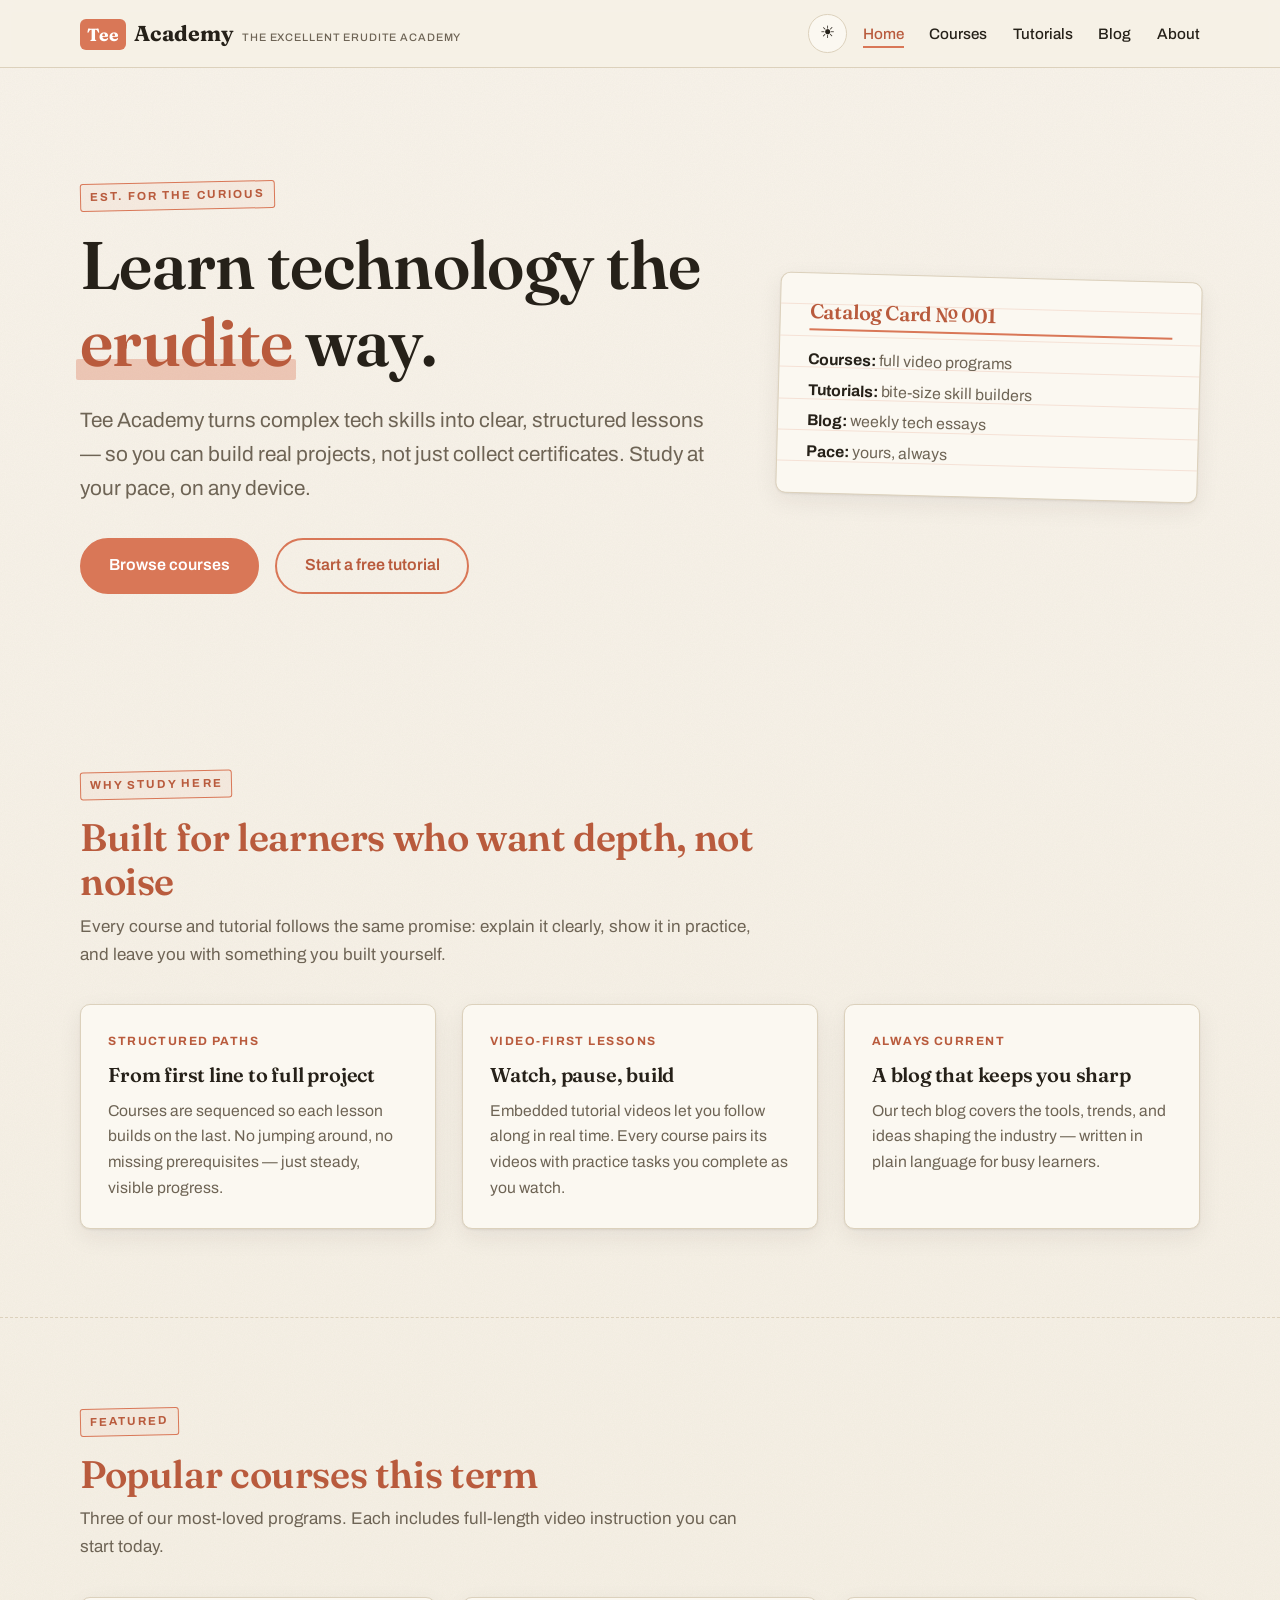
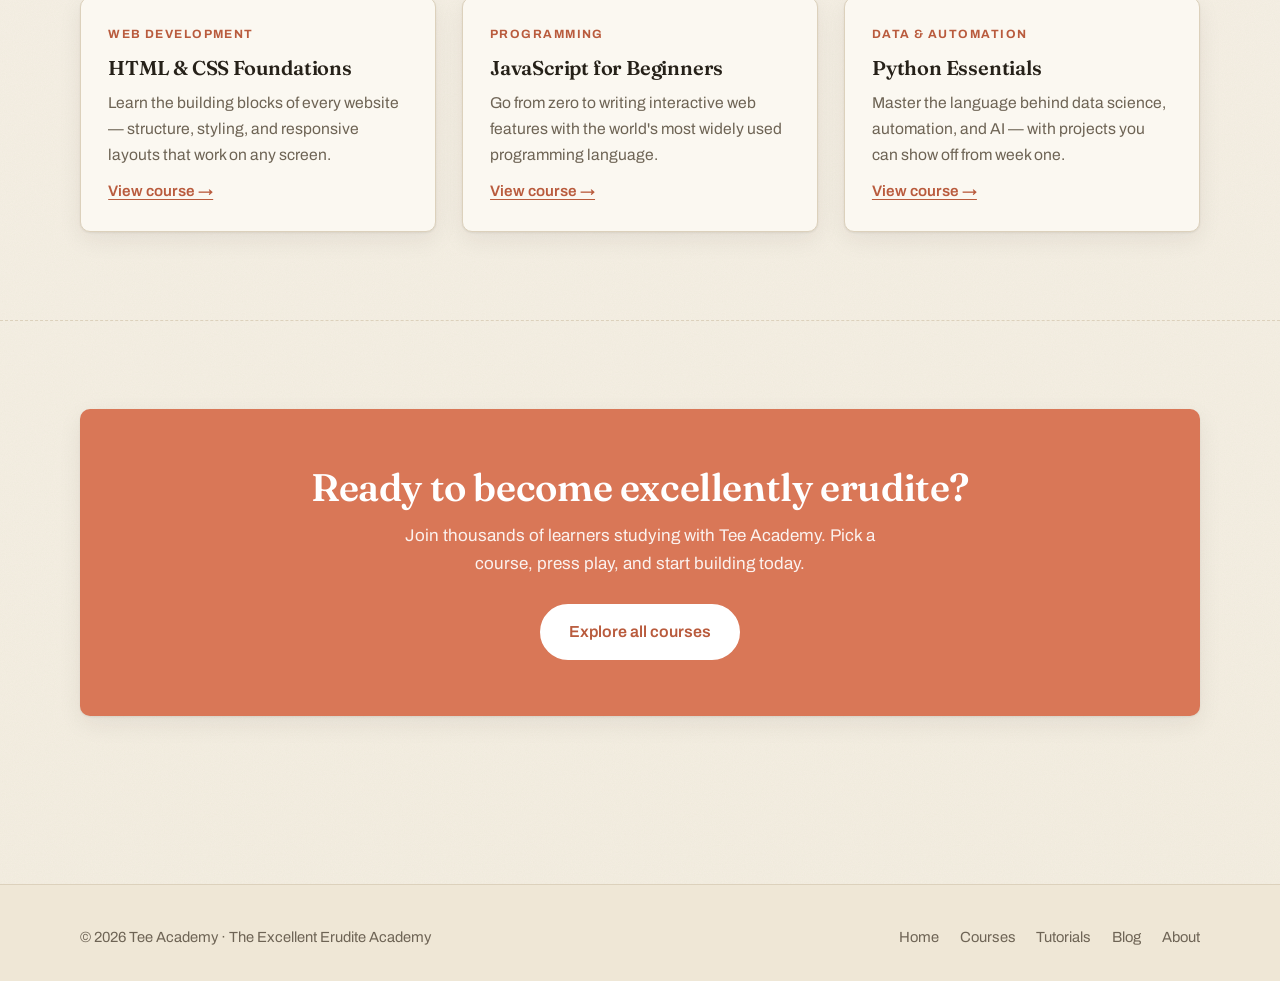
<file: index.html>
<!DOCTYPE html>
<html lang="en">
<head>
  <meta charset="UTF-8" />
  <script>
    (function () {
      var saved = localStorage.getItem('tee-theme');
      var theme = saved || (window.matchMedia('(prefers-color-scheme: dark)').matches ? 'dark' : 'light');
      document.documentElement.setAttribute('data-theme', theme);
    })();
  </script>
  <link rel="icon" type="image/png" href="favicon.png" />
  <meta name="viewport" content="width=device-width, initial-scale=1.0" />
  <title>Tee Academy — The Excellent Erudite Academy</title>
  <meta name="description" content="Tee Academy — The Excellent Erudite Academy. Practical technology courses, tutorials, and a blog for lifelong learners." />
  <link rel="preconnect" href="https://fonts.googleapis.com" />
  <link rel="preconnect" href="https://fonts.gstatic.com" crossorigin />
  <link href="https://fonts.googleapis.com/css2?family=Fraunces:opsz,wght@9..144,400;9..144,600;9..144,700&family=Archivo:wght@400;500;600;700&display=swap" rel="stylesheet" />
  <link rel="stylesheet" href="styles.css" />
</head>
<body>

  <header class="site-header">
    <div class="wrap nav">
      <a class="brand" href="index.html">
        <span class="tee">Tee</span> Academy
        <small>The Excellent Erudite Academy</small>
      </a>
      <button class="theme-toggle" onclick="toggleTheme()" aria-label="Toggle dark mode" title="Toggle dark mode">
        <span class="icon-light" aria-hidden="true">&#9728;</span>
        <span class="icon-dark" aria-hidden="true">&#9789;</span>
      </button>
      <button class="nav-toggle" aria-expanded="false" aria-controls="site-nav" onclick="toggleNav(this)">Menu ☰</button>
      <ul class="nav-links" id="site-nav">
        <li><a href="index.html" aria-current="page">Home</a></li>
        <li><a href="courses.html">Courses</a></li>
        <li><a href="tutorials.html">Tutorials</a></li>
        <li><a href="blog.html">Blog</a></li>
        <li><a href="about.html">About</a></li>
      </ul>
    </div>
  </header>

  <main>

    <!-- Hero -->
    <section class="hero">
      <div class="wrap hero-grid">
        <div>
          <span class="stamp">Est. for the curious</span>
          <h1>Learn technology the <span class="mark accent">erudite</span> way.</h1>
          <p class="lede">Tee Academy turns complex tech skills into clear, structured lessons — so you can build real projects, not just collect certificates. Study at your pace, on any device.</p>
          <div class="hero-actions">
            <a class="btn btn-solid" href="courses.html">Browse courses</a>
            <a class="btn btn-ghost" href="tutorials.html">Start a free tutorial</a>
          </div>
        </div>
        <aside class="index-card" aria-label="What you will find at Tee Academy">
          <h3>Catalog Card № 001</h3>
          <ul>
            <li><strong>Courses:</strong> full video programs</li>
            <li><strong>Tutorials:</strong> bite-size skill builders</li>
            <li><strong>Blog:</strong> weekly tech essays</li>
            <li><strong>Pace:</strong> yours, always</li>
          </ul>
        </aside>
      </div>
    </section>

    <!-- Why Tee Academy -->
    <section class="section">
      <div class="wrap">
        <div class="section-head">
          <span class="stamp">Why study here</span>
          <h2>Built for learners who want depth, not noise</h2>
          <p>Every course and tutorial follows the same promise: explain it clearly, show it in practice, and leave you with something you built yourself.</p>
        </div>
        <div class="grid">
          <article class="card">
            <span class="meta">Structured paths</span>
            <h3>From first line to full project</h3>
            <p>Courses are sequenced so each lesson builds on the last. No jumping around, no missing prerequisites — just steady, visible progress.</p>
          </article>
          <article class="card">
            <span class="meta">Video-first lessons</span>
            <h3>Watch, pause, build</h3>
            <p>Embedded tutorial videos let you follow along in real time. Every course pairs its videos with practice tasks you complete as you watch.</p>
          </article>
          <article class="card">
            <span class="meta">Always current</span>
            <h3>A blog that keeps you sharp</h3>
            <p>Our tech blog covers the tools, trends, and ideas shaping the industry — written in plain language for busy learners.</p>
          </article>
        </div>
      </div>
    </section>

    <!-- Featured courses -->
    <section class="section">
      <div class="wrap">
        <div class="section-head">
          <span class="stamp">Featured</span>
          <h2>Popular courses this term</h2>
          <p>Three of our most-loved programs. Each includes full-length video instruction you can start today.</p>
        </div>
        <div class="grid">
          <article class="card">
            <span class="meta">Web Development</span>
            <h3>HTML &amp; CSS Foundations</h3>
            <p>Learn the building blocks of every website — structure, styling, and responsive layouts that work on any screen.</p>
            <a class="card-link" href="courses.html">View course →</a>
          </article>
          <article class="card">
            <span class="meta">Programming</span>
            <h3>JavaScript for Beginners</h3>
            <p>Go from zero to writing interactive web features with the world's most widely used programming language.</p>
            <a class="card-link" href="courses.html">View course →</a>
          </article>
          <article class="card">
            <span class="meta">Data &amp; Automation</span>
            <h3>Python Essentials</h3>
            <p>Master the language behind data science, automation, and AI — with projects you can show off from week one.</p>
            <a class="card-link" href="courses.html">View course →</a>
          </article>
        </div>
      </div>
    </section>

    <!-- CTA -->
    <section class="section">
      <div class="wrap">
        <div class="cta-band">
          <h2>Ready to become excellently erudite?</h2>
          <p>Join thousands of learners studying with Tee Academy. Pick a course, press play, and start building today.</p>
          <a class="btn" href="courses.html">Explore all courses</a>
        </div>
      </div>
    </section>

  </main>

  <footer class="site-footer">
    <div class="wrap footer-grid">
      <span>© 2026 Tee Academy · The Excellent Erudite Academy</span>
      <nav aria-label="Footer">
        <a href="index.html">Home</a>
        <a href="courses.html">Courses</a>
        <a href="tutorials.html">Tutorials</a>
        <a href="blog.html">Blog</a>
        <a href="about.html">About</a>
      </nav>
    </div>
  </footer>

  <script>
    function toggleNav(btn) {
      var nav = document.getElementById('site-nav');
      var open = nav.classList.toggle('open');
      btn.setAttribute('aria-expanded', open);
    }

    function toggleTheme() {
      var root = document.documentElement;
      var next = root.getAttribute('data-theme') === 'dark' ? 'light' : 'dark';
      root.setAttribute('data-theme', next);
      localStorage.setItem('tee-theme', next);
    }
  </script>
</body>
</html>
</file>
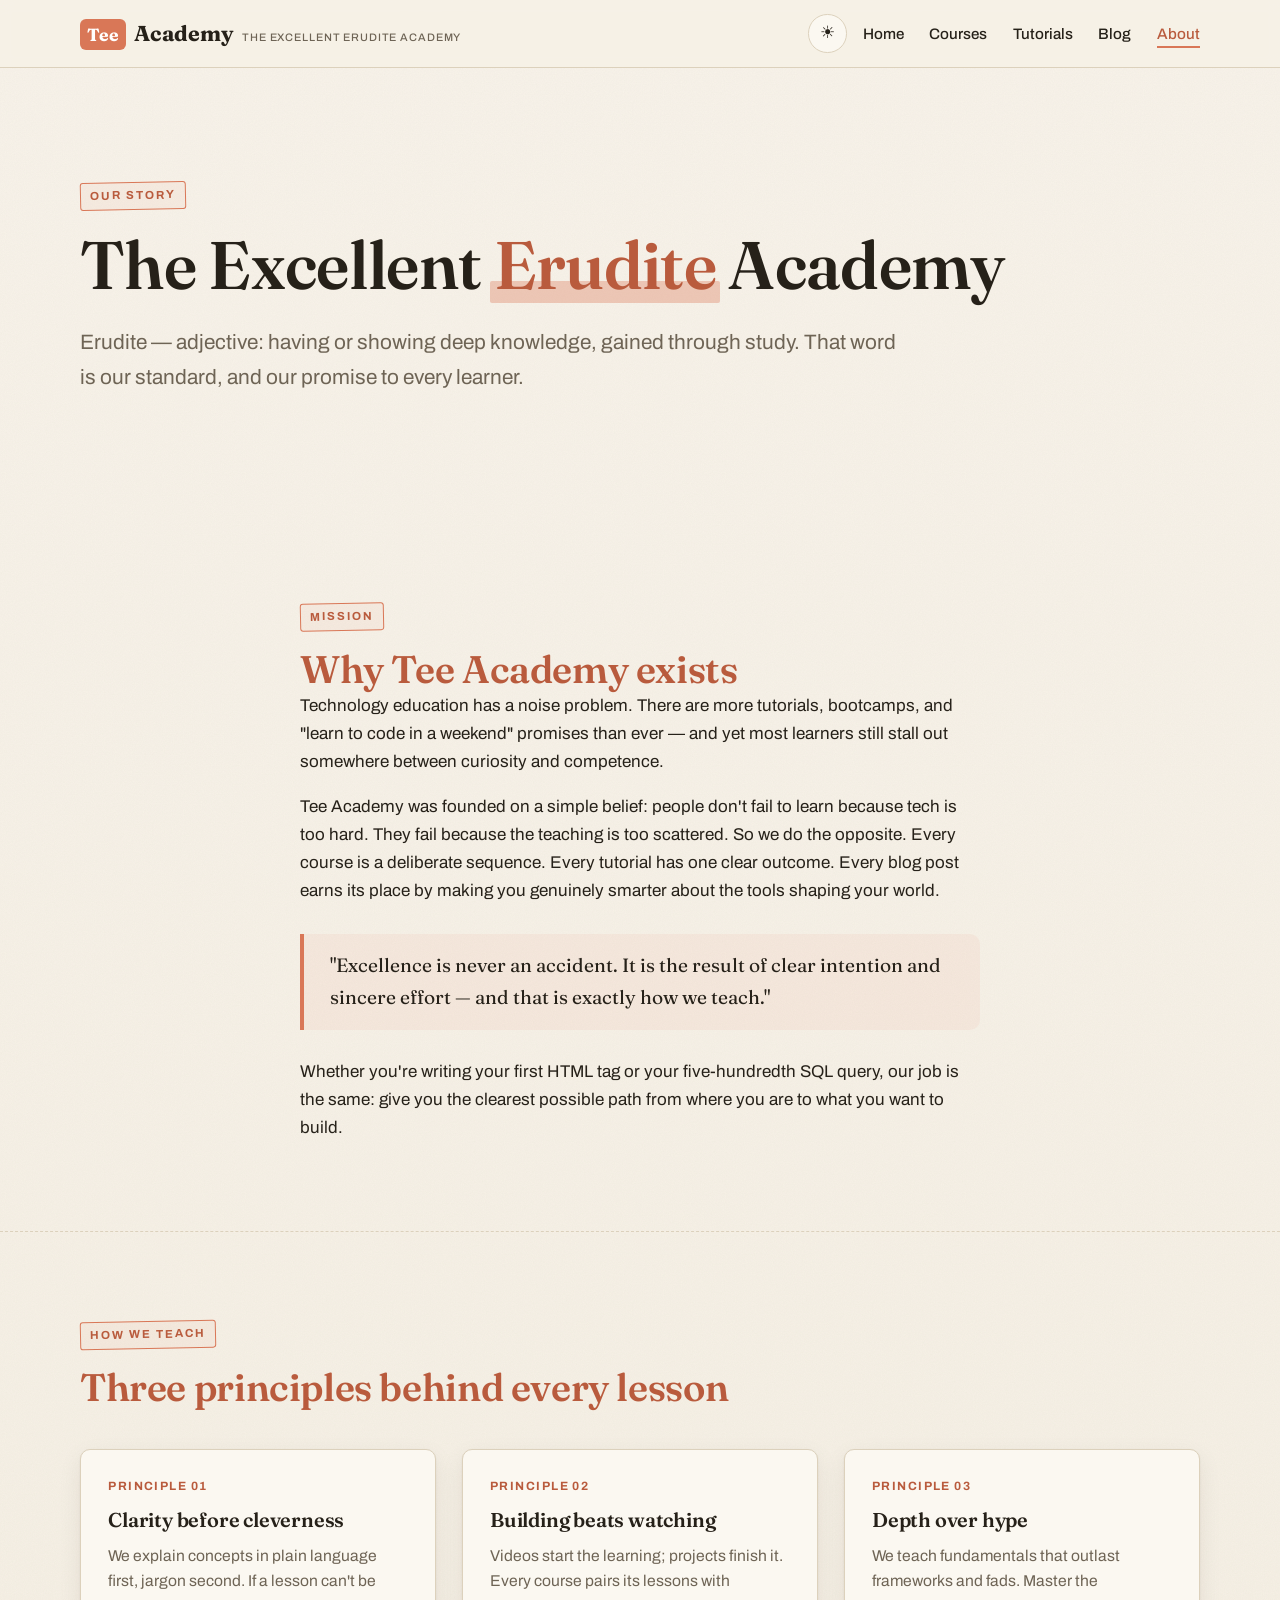
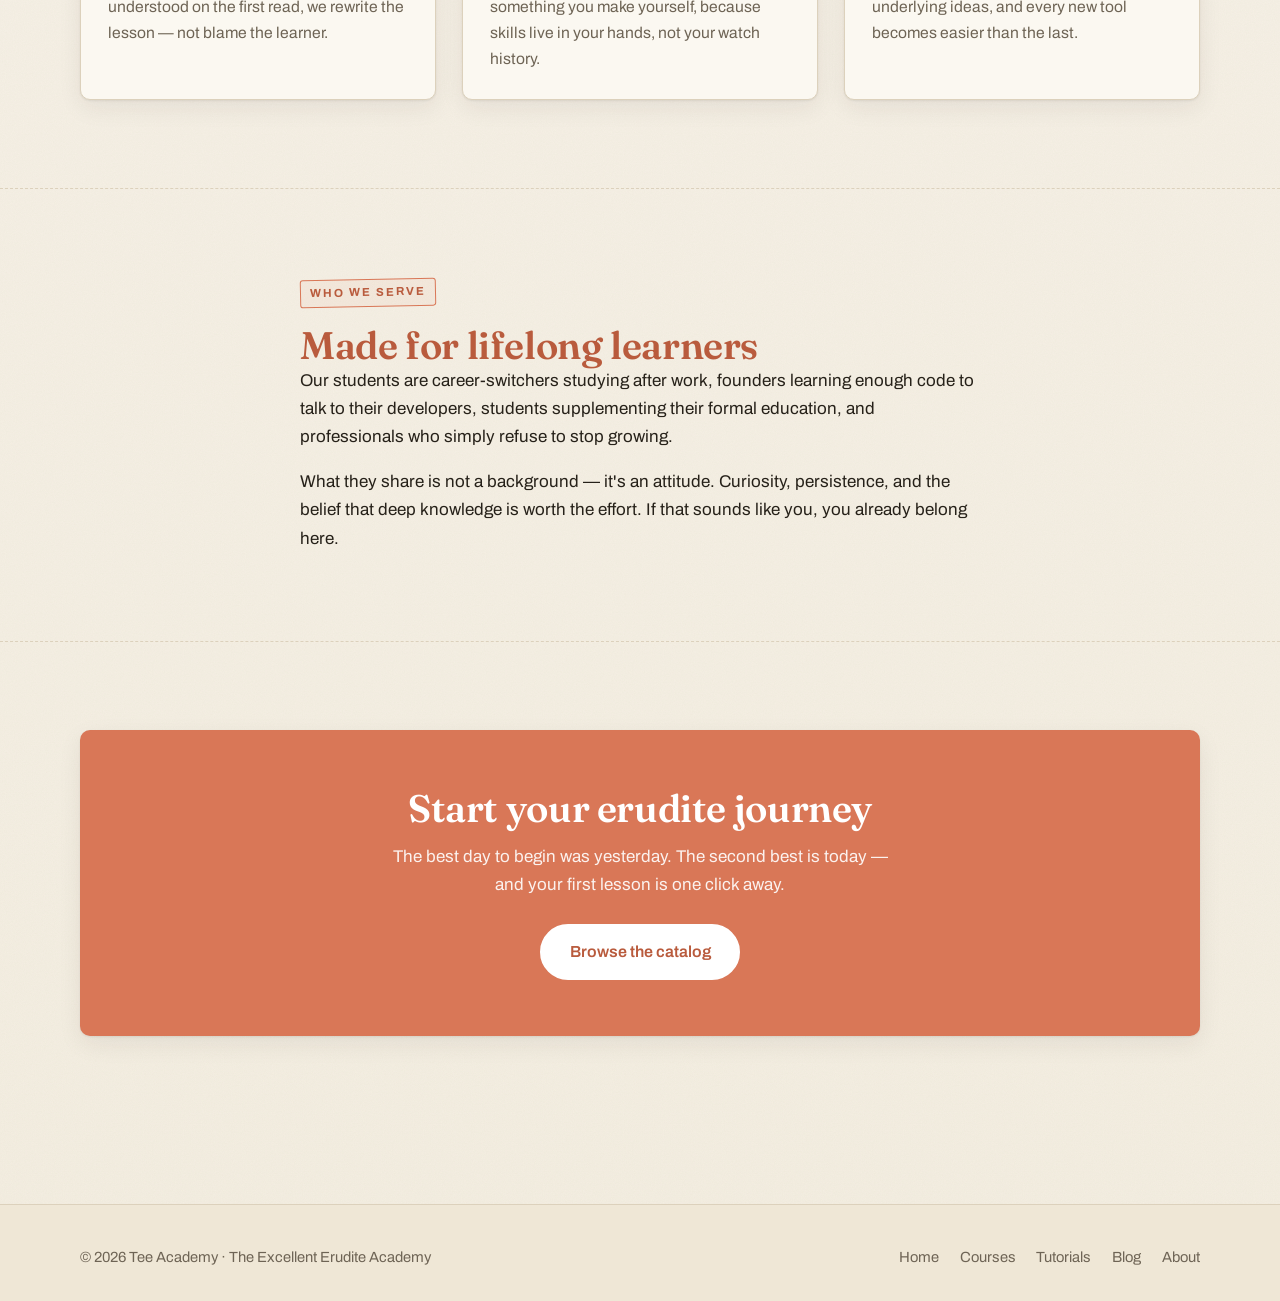
<file: about.html>
<!DOCTYPE html>
<html lang="en">
<head>
  <meta charset="UTF-8" />
  <script>
    (function () {
      var saved = localStorage.getItem('tee-theme');
      var theme = saved || (window.matchMedia('(prefers-color-scheme: dark)').matches ? 'dark' : 'light');
      document.documentElement.setAttribute('data-theme', theme);
    })();
  </script>
  <link rel="icon" type="image/png" href="favicon.png" />
  <meta name="viewport" content="width=device-width, initial-scale=1.0" />
  <title>About — Tee Academy</title>
  <meta name="description" content="About Tee Academy — The Excellent Erudite Academy. Our mission, our teaching philosophy, and what erudite means to us." />
  <link rel="preconnect" href="https://fonts.googleapis.com" />
  <link rel="preconnect" href="https://fonts.gstatic.com" crossorigin />
  <link href="https://fonts.googleapis.com/css2?family=Fraunces:opsz,wght@9..144,400;9..144,600;9..144,700&family=Archivo:wght@400;500;600;700&display=swap" rel="stylesheet" />
  <link rel="stylesheet" href="styles.css" />
</head>
<body>

  <header class="site-header">
    <div class="wrap nav">
      <a class="brand" href="index.html">
        <span class="tee">Tee</span> Academy
        <small>The Excellent Erudite Academy</small>
      </a>
      <button class="theme-toggle" onclick="toggleTheme()" aria-label="Toggle dark mode" title="Toggle dark mode">
        <span class="icon-light" aria-hidden="true">&#9728;</span>
        <span class="icon-dark" aria-hidden="true">&#9789;</span>
      </button>
      <button class="nav-toggle" aria-expanded="false" aria-controls="site-nav" onclick="toggleNav(this)">Menu ☰</button>
      <ul class="nav-links" id="site-nav">
        <li><a href="index.html">Home</a></li>
        <li><a href="courses.html">Courses</a></li>
        <li><a href="tutorials.html">Tutorials</a></li>
        <li><a href="blog.html">Blog</a></li>
        <li><a href="about.html" aria-current="page">About</a></li>
      </ul>
    </div>
  </header>

  <main>

    <section class="hero">
      <div class="wrap">
        <span class="stamp">Our story</span>
        <h1>The Excellent <span class="mark accent">Erudite</span> Academy</h1>
        <p class="lede">Erudite — adjective: having or showing deep knowledge, gained through study. That word is our standard, and our promise to every learner.</p>
      </div>
    </section>

    <section class="section">
      <div class="wrap prose">
        <span class="stamp">Mission</span>
        <h2>Why Tee Academy exists</h2>
        <p>Technology education has a noise problem. There are more tutorials, bootcamps, and "learn to code in a weekend" promises than ever — and yet most learners still stall out somewhere between curiosity and competence.</p>
        <p>Tee Academy was founded on a simple belief: people don't fail to learn because tech is too hard. They fail because the teaching is too scattered. So we do the opposite. Every course is a deliberate sequence. Every tutorial has one clear outcome. Every blog post earns its place by making you genuinely smarter about the tools shaping your world.</p>
        <blockquote>"Excellence is never an accident. It is the result of clear intention and sincere effort — and that is exactly how we teach."</blockquote>
        <p>Whether you're writing your first HTML tag or your five-hundredth SQL query, our job is the same: give you the clearest possible path from where you are to what you want to build.</p>
      </div>
    </section>

    <section class="section">
      <div class="wrap">
        <div class="section-head">
          <span class="stamp">How we teach</span>
          <h2>Three principles behind every lesson</h2>
        </div>
        <div class="grid values">
          <article class="card">
            <span class="meta">Principle 01</span>
            <h3>Clarity before cleverness</h3>
            <p>We explain concepts in plain language first, jargon second. If a lesson can't be understood on the first read, we rewrite the lesson — not blame the learner.</p>
          </article>
          <article class="card">
            <span class="meta">Principle 02</span>
            <h3>Building beats watching</h3>
            <p>Videos start the learning; projects finish it. Every course pairs its lessons with something you make yourself, because skills live in your hands, not your watch history.</p>
          </article>
          <article class="card">
            <span class="meta">Principle 03</span>
            <h3>Depth over hype</h3>
            <p>We teach fundamentals that outlast frameworks and fads. Master the underlying ideas, and every new tool becomes easier than the last.</p>
          </article>
        </div>
      </div>
    </section>

    <section class="section">
      <div class="wrap prose">
        <span class="stamp">Who we serve</span>
        <h2>Made for lifelong learners</h2>
        <p>Our students are career-switchers studying after work, founders learning enough code to talk to their developers, students supplementing their formal education, and professionals who simply refuse to stop growing.</p>
        <p>What they share is not a background — it's an attitude. Curiosity, persistence, and the belief that deep knowledge is worth the effort. If that sounds like you, you already belong here.</p>
      </div>
    </section>

    <section class="section">
      <div class="wrap">
        <div class="cta-band">
          <h2>Start your erudite journey</h2>
          <p>The best day to begin was yesterday. The second best is today — and your first lesson is one click away.</p>
          <a class="btn" href="courses.html">Browse the catalog</a>
        </div>
      </div>
    </section>

  </main>

  <footer class="site-footer">
    <div class="wrap footer-grid">
      <span>© 2026 Tee Academy · The Excellent Erudite Academy</span>
      <nav aria-label="Footer">
        <a href="index.html">Home</a>
        <a href="courses.html">Courses</a>
        <a href="tutorials.html">Tutorials</a>
        <a href="blog.html">Blog</a>
        <a href="about.html">About</a>
      </nav>
    </div>
  </footer>

  <script>
    function toggleNav(btn) {
      var nav = document.getElementById('site-nav');
      var open = nav.classList.toggle('open');
      btn.setAttribute('aria-expanded', open);
    }

    function toggleTheme() {
      var root = document.documentElement;
      var next = root.getAttribute('data-theme') === 'dark' ? 'light' : 'dark';
      root.setAttribute('data-theme', next);
      localStorage.setItem('tee-theme', next);
    }
  </script>
</body>
</html>
</file>
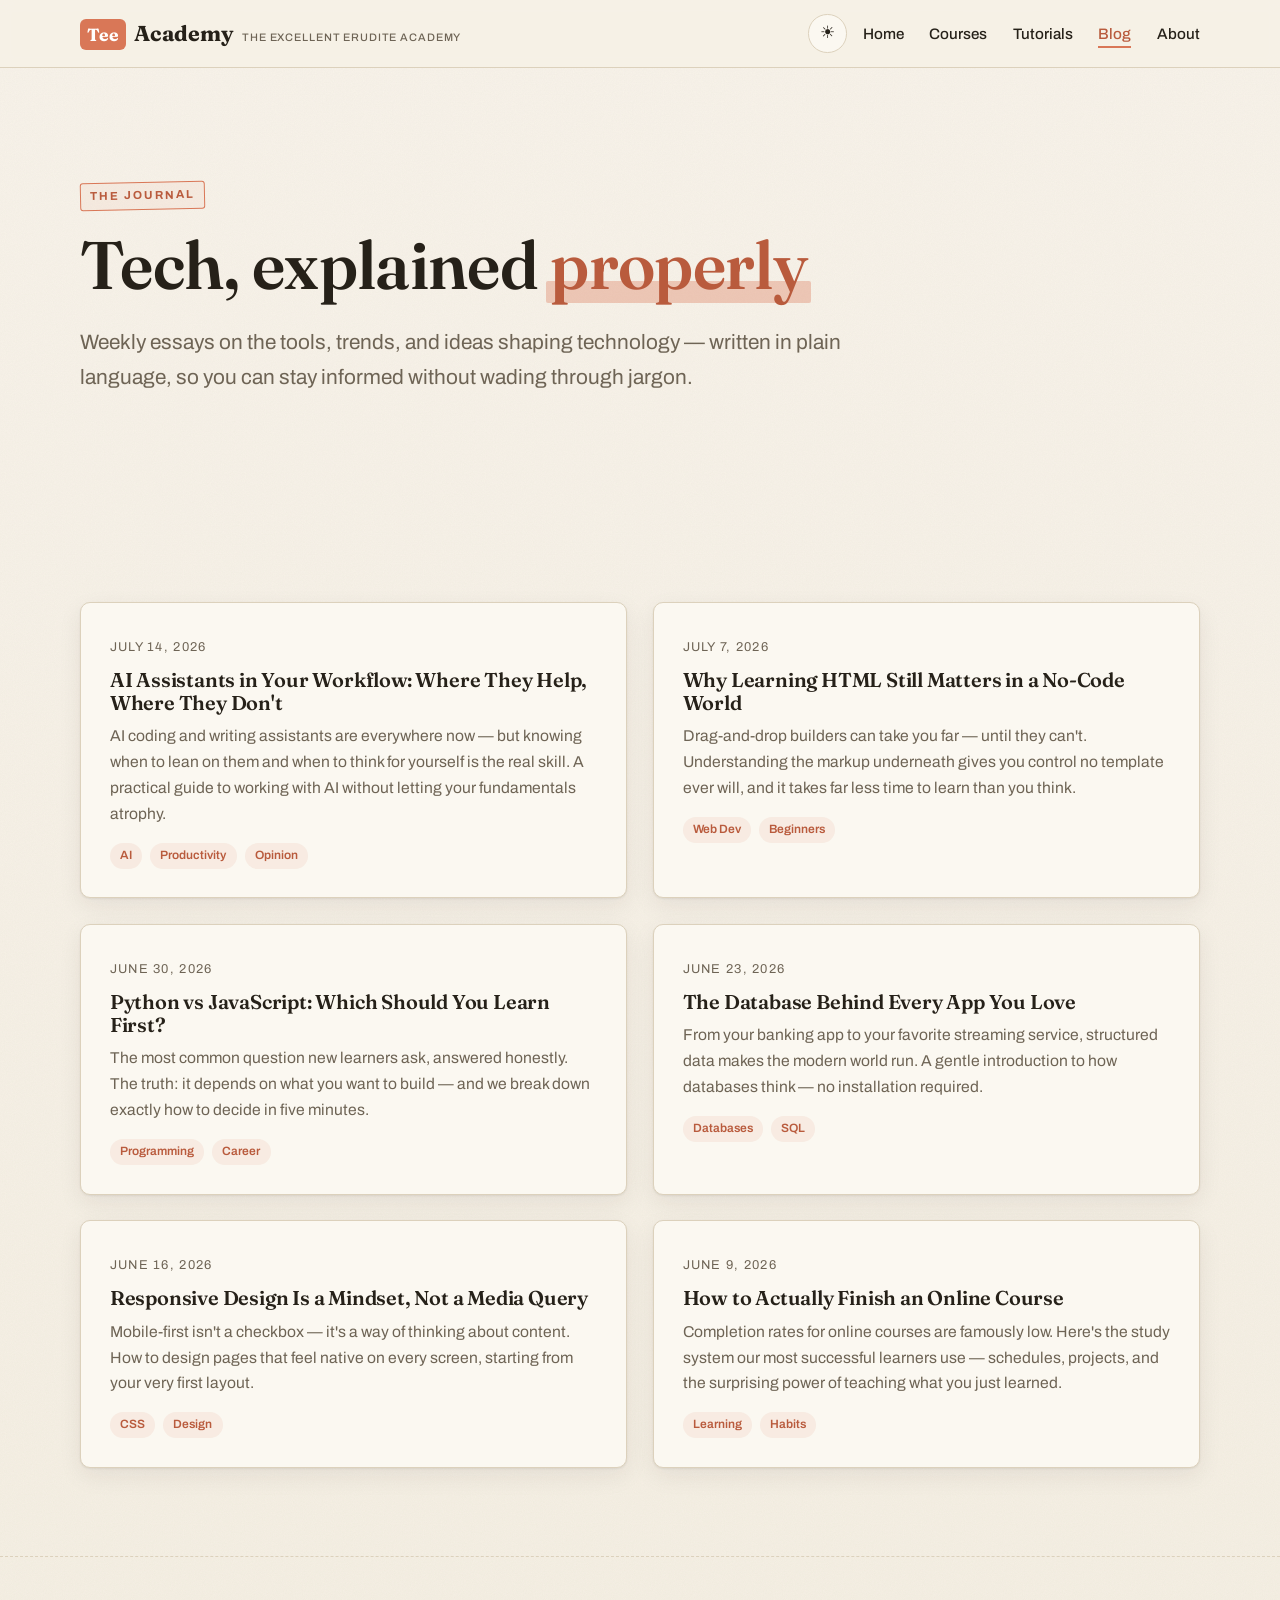
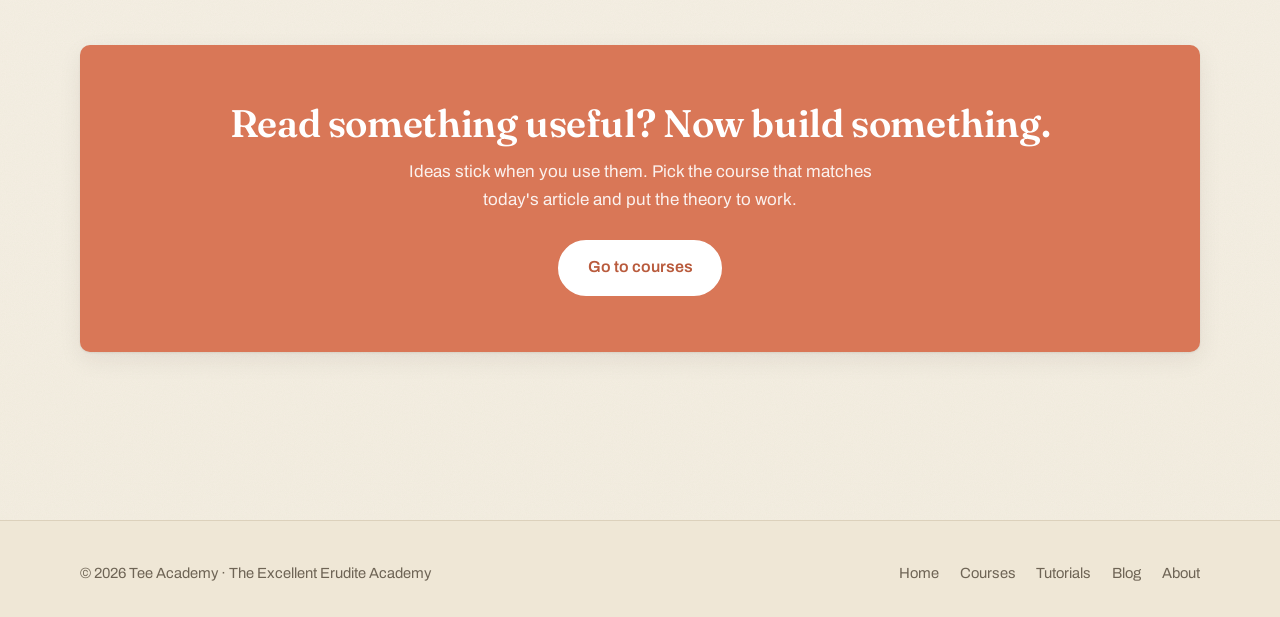
<file: blog.html>
<!DOCTYPE html>
<html lang="en">
<head>
  <meta charset="UTF-8" />
  <script>
    (function () {
      var saved = localStorage.getItem('tee-theme');
      var theme = saved || (window.matchMedia('(prefers-color-scheme: dark)').matches ? 'dark' : 'light');
      document.documentElement.setAttribute('data-theme', theme);
    })();
  </script>
  <link rel="icon" type="image/png" href="favicon.png" />
  <meta name="viewport" content="width=device-width, initial-scale=1.0" />
  <title>Blog — Tee Academy</title>
  <meta name="description" content="The Tee Academy blog — plain-language essays on technology, tools, and trends for lifelong learners." />
  <link rel="preconnect" href="https://fonts.googleapis.com" />
  <link rel="preconnect" href="https://fonts.gstatic.com" crossorigin />
  <link href="https://fonts.googleapis.com/css2?family=Fraunces:opsz,wght@9..144,400;9..144,600;9..144,700&family=Archivo:wght@400;500;600;700&display=swap" rel="stylesheet" />
  <link rel="stylesheet" href="styles.css" />
</head>
<body>

  <header class="site-header">
    <div class="wrap nav">
      <a class="brand" href="index.html">
        <span class="tee">Tee</span> Academy
        <small>The Excellent Erudite Academy</small>
      </a>
      <button class="theme-toggle" onclick="toggleTheme()" aria-label="Toggle dark mode" title="Toggle dark mode">
        <span class="icon-light" aria-hidden="true">&#9728;</span>
        <span class="icon-dark" aria-hidden="true">&#9789;</span>
      </button>
      <button class="nav-toggle" aria-expanded="false" aria-controls="site-nav" onclick="toggleNav(this)">Menu ☰</button>
      <ul class="nav-links" id="site-nav">
        <li><a href="index.html">Home</a></li>
        <li><a href="courses.html">Courses</a></li>
        <li><a href="tutorials.html">Tutorials</a></li>
        <li><a href="blog.html" aria-current="page">Blog</a></li>
        <li><a href="about.html">About</a></li>
      </ul>
    </div>
  </header>

  <main>

    <section class="hero">
      <div class="wrap">
        <span class="stamp">The journal</span>
        <h1>Tech, explained <span class="mark accent">properly</span></h1>
        <p class="lede">Weekly essays on the tools, trends, and ideas shaping technology — written in plain language, so you can stay informed without wading through jargon.</p>
      </div>
    </section>

    <section class="section">
      <div class="wrap">
        <div class="grid grid-2">

          <article class="post">
            <span class="date">July 14, 2026</span>
            <h3><a href="#">AI Assistants in Your Workflow: Where They Help, Where They Don't</a></h3>
            <p>AI coding and writing assistants are everywhere now — but knowing when to lean on them and when to think for yourself is the real skill. A practical guide to working with AI without letting your fundamentals atrophy.</p>
            <div class="tags"><span>AI</span><span>Productivity</span><span>Opinion</span></div>
          </article>

          <article class="post">
            <span class="date">July 7, 2026</span>
            <h3><a href="#">Why Learning HTML Still Matters in a No-Code World</a></h3>
            <p>Drag-and-drop builders can take you far — until they can't. Understanding the markup underneath gives you control no template ever will, and it takes far less time to learn than you think.</p>
            <div class="tags"><span>Web Dev</span><span>Beginners</span></div>
          </article>

          <article class="post">
            <span class="date">June 30, 2026</span>
            <h3><a href="#">Python vs JavaScript: Which Should You Learn First?</a></h3>
            <p>The most common question new learners ask, answered honestly. The truth: it depends on what you want to build — and we break down exactly how to decide in five minutes.</p>
            <div class="tags"><span>Programming</span><span>Career</span></div>
          </article>

          <article class="post">
            <span class="date">June 23, 2026</span>
            <h3><a href="#">The Database Behind Every App You Love</a></h3>
            <p>From your banking app to your favorite streaming service, structured data makes the modern world run. A gentle introduction to how databases think — no installation required.</p>
            <div class="tags"><span>Databases</span><span>SQL</span></div>
          </article>

          <article class="post">
            <span class="date">June 16, 2026</span>
            <h3><a href="#">Responsive Design Is a Mindset, Not a Media Query</a></h3>
            <p>Mobile-first isn't a checkbox — it's a way of thinking about content. How to design pages that feel native on every screen, starting from your very first layout.</p>
            <div class="tags"><span>CSS</span><span>Design</span></div>
          </article>

          <article class="post">
            <span class="date">June 9, 2026</span>
            <h3><a href="#">How to Actually Finish an Online Course</a></h3>
            <p>Completion rates for online courses are famously low. Here's the study system our most successful learners use — schedules, projects, and the surprising power of teaching what you just learned.</p>
            <div class="tags"><span>Learning</span><span>Habits</span></div>
          </article>

        </div>
      </div>
    </section>

    <section class="section">
      <div class="wrap">
        <div class="cta-band">
          <h2>Read something useful? Now build something.</h2>
          <p>Ideas stick when you use them. Pick the course that matches today's article and put the theory to work.</p>
          <a class="btn" href="courses.html">Go to courses</a>
        </div>
      </div>
    </section>

  </main>

  <footer class="site-footer">
    <div class="wrap footer-grid">
      <span>© 2026 Tee Academy · The Excellent Erudite Academy</span>
      <nav aria-label="Footer">
        <a href="index.html">Home</a>
        <a href="courses.html">Courses</a>
        <a href="tutorials.html">Tutorials</a>
        <a href="blog.html">Blog</a>
        <a href="about.html">About</a>
      </nav>
    </div>
  </footer>

  <script>
    function toggleNav(btn) {
      var nav = document.getElementById('site-nav');
      var open = nav.classList.toggle('open');
      btn.setAttribute('aria-expanded', open);
    }

    function toggleTheme() {
      var root = document.documentElement;
      var next = root.getAttribute('data-theme') === 'dark' ? 'light' : 'dark';
      root.setAttribute('data-theme', next);
      localStorage.setItem('tee-theme', next);
    }
  </script>
</body>
</html>
</file>
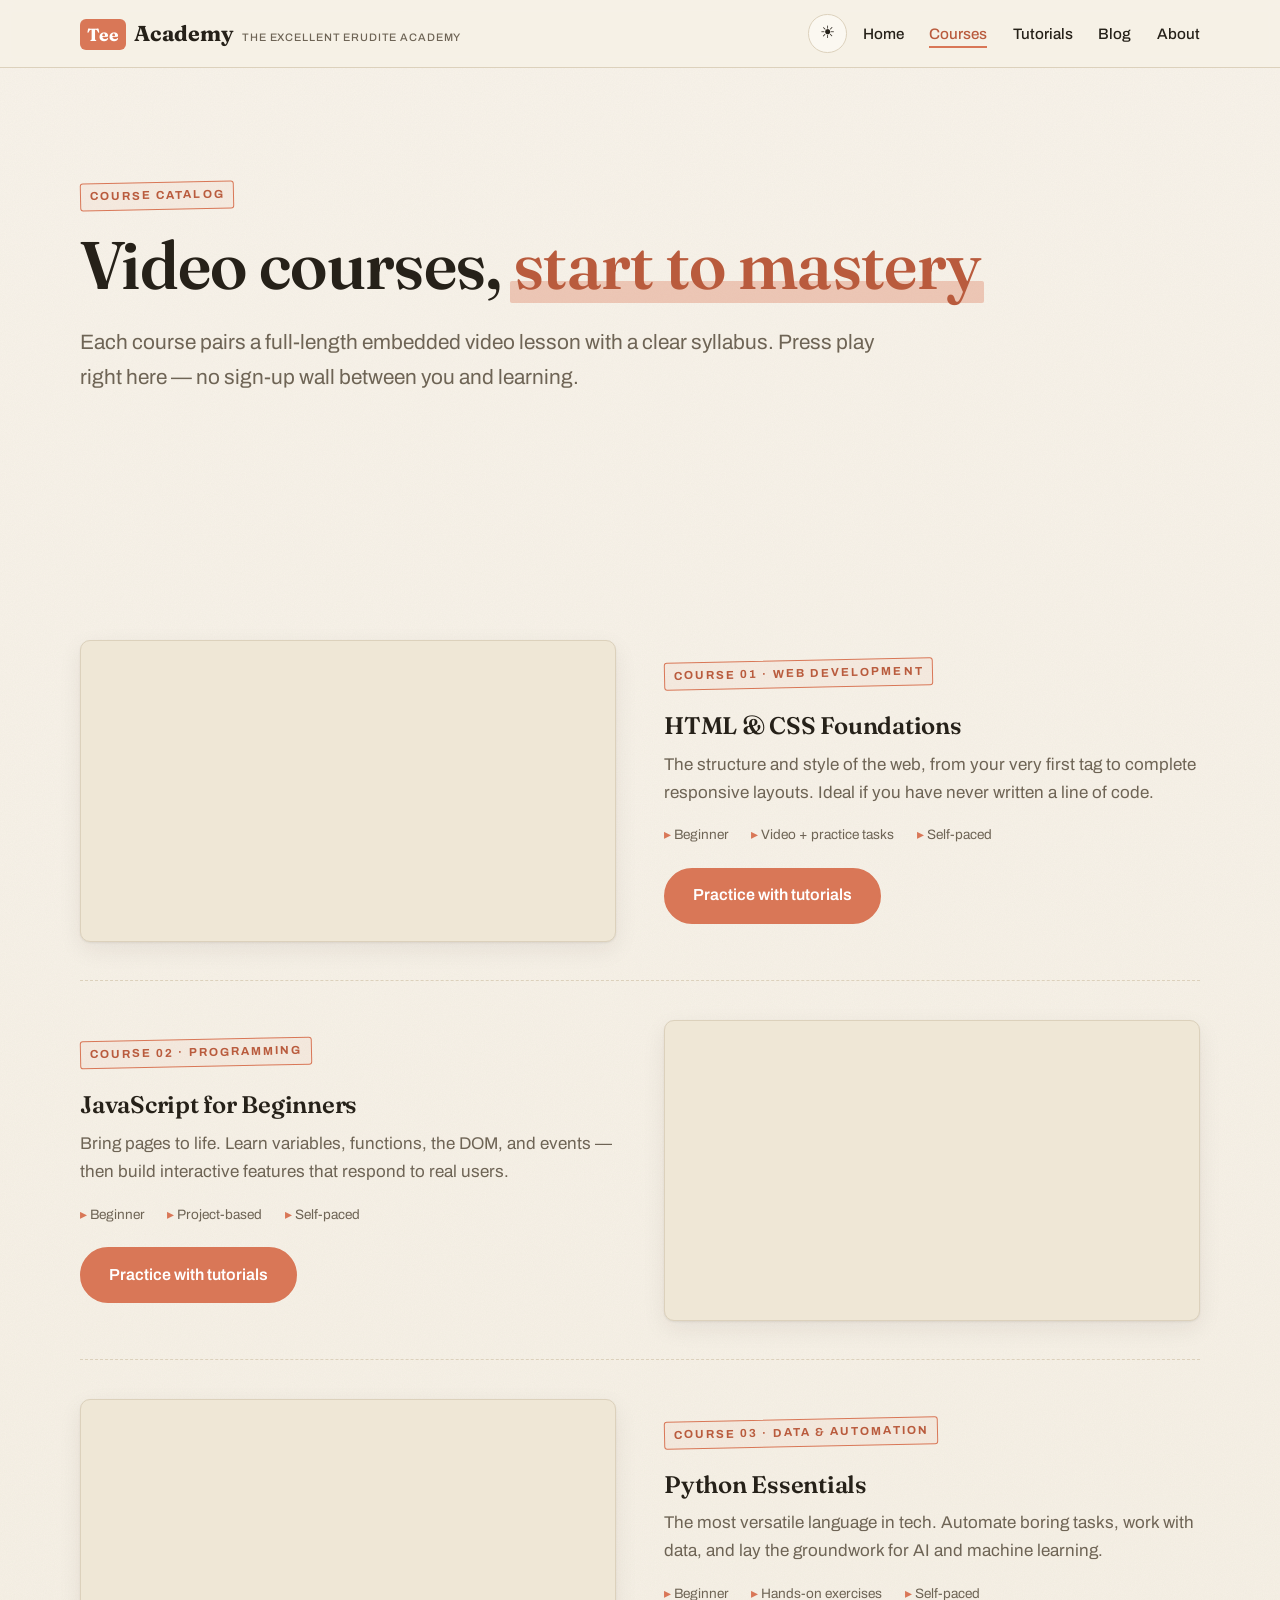
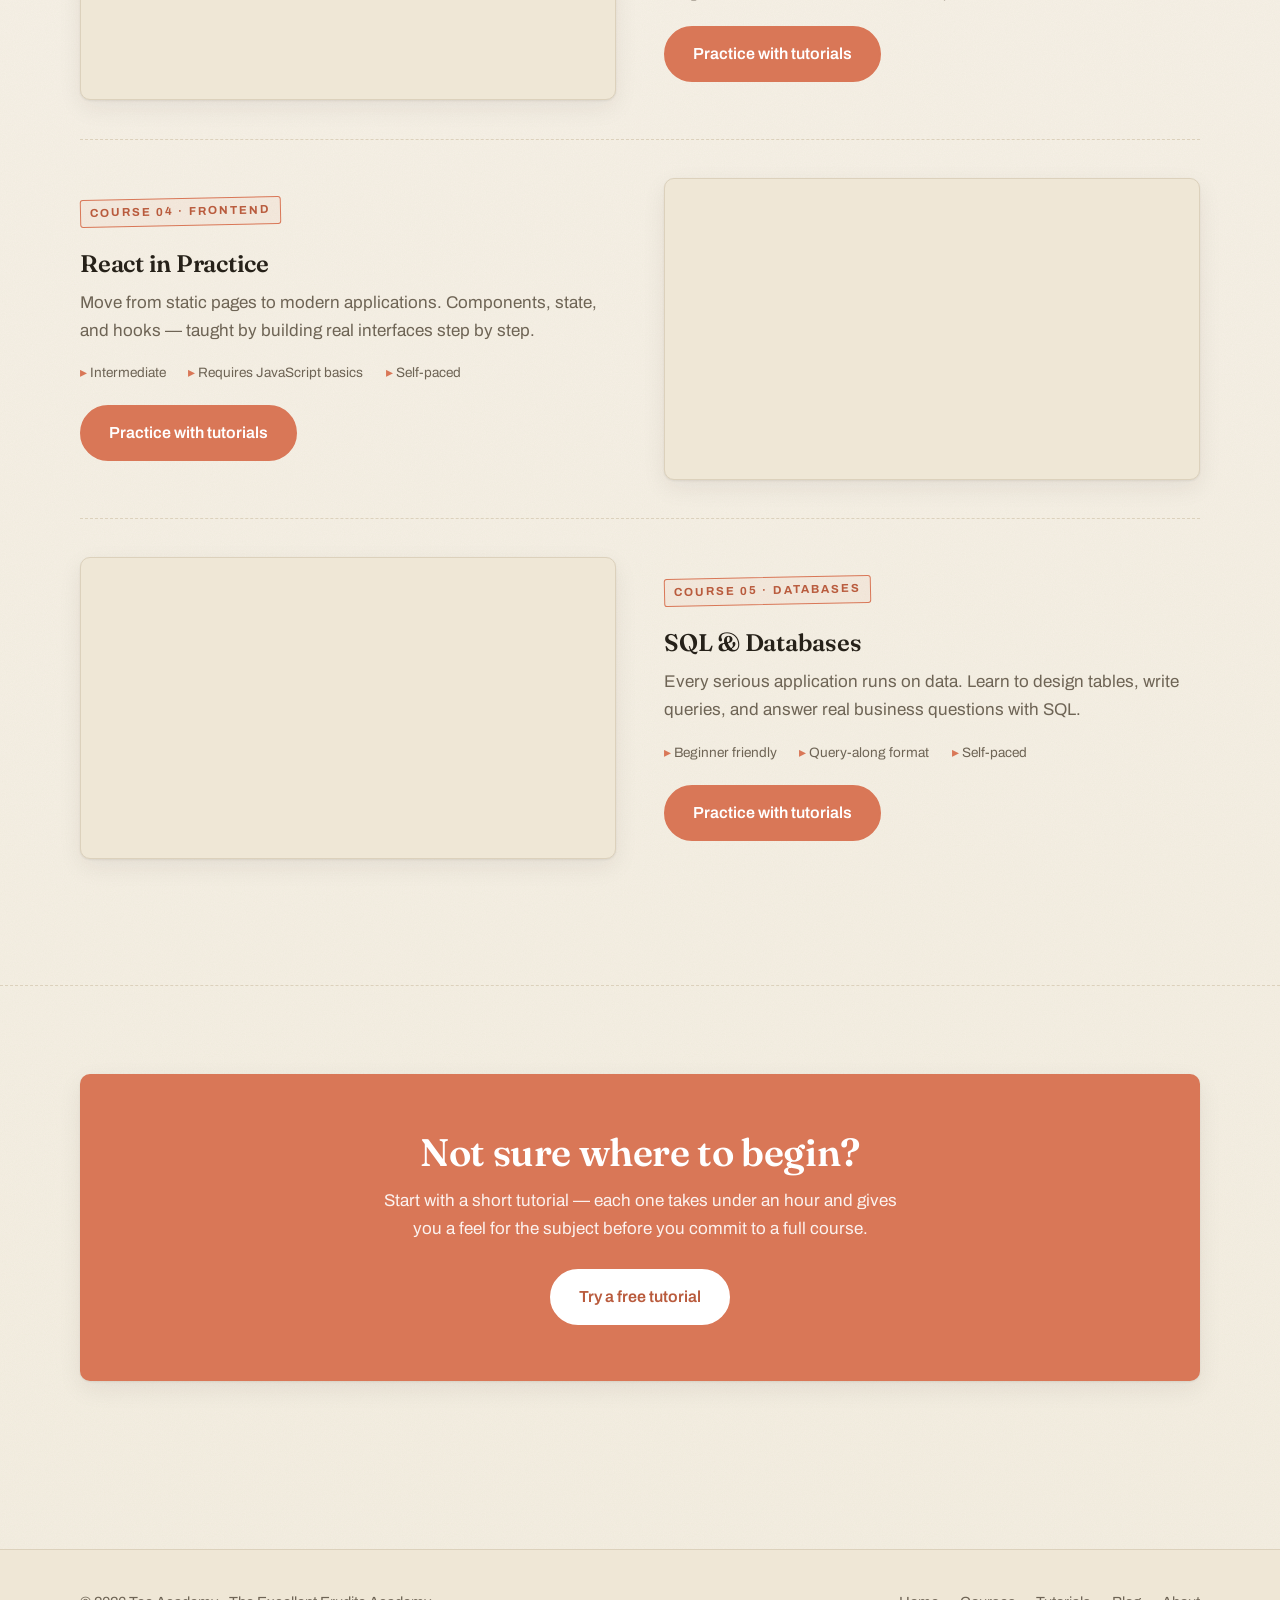
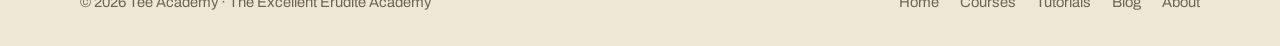
<file: courses.html>
<!DOCTYPE html>
<html lang="en">
<head>
  <meta charset="UTF-8" />
  <script>
    (function () {
      var saved = localStorage.getItem('tee-theme');
      var theme = saved || (window.matchMedia('(prefers-color-scheme: dark)').matches ? 'dark' : 'light');
      document.documentElement.setAttribute('data-theme', theme);
    })();
  </script>
  <link rel="icon" type="image/png" href="favicon.png" />
  <meta name="viewport" content="width=device-width, initial-scale=1.0" />
  <title>Courses — Tee Academy</title>
  <meta name="description" content="Full-length video courses from Tee Academy: HTML & CSS, JavaScript, Python, React, and SQL." />
  <link rel="preconnect" href="https://fonts.googleapis.com" />
  <link rel="preconnect" href="https://fonts.gstatic.com" crossorigin />
  <link href="https://fonts.googleapis.com/css2?family=Fraunces:opsz,wght@9..144,400;9..144,600;9..144,700&family=Archivo:wght@400;500;600;700&display=swap" rel="stylesheet" />
  <link rel="stylesheet" href="styles.css" />
</head>
<body>

  <header class="site-header">
    <div class="wrap nav">
      <a class="brand" href="index.html">
        <span class="tee">Tee</span> Academy
        <small>The Excellent Erudite Academy</small>
      </a>
      <button class="theme-toggle" onclick="toggleTheme()" aria-label="Toggle dark mode" title="Toggle dark mode">
        <span class="icon-light" aria-hidden="true">&#9728;</span>
        <span class="icon-dark" aria-hidden="true">&#9789;</span>
      </button>
      <button class="nav-toggle" aria-expanded="false" aria-controls="site-nav" onclick="toggleNav(this)">Menu ☰</button>
      <ul class="nav-links" id="site-nav">
        <li><a href="index.html">Home</a></li>
        <li><a href="courses.html" aria-current="page">Courses</a></li>
        <li><a href="tutorials.html">Tutorials</a></li>
        <li><a href="blog.html">Blog</a></li>
        <li><a href="about.html">About</a></li>
      </ul>
    </div>
  </header>

  <main>

    <section class="hero">
      <div class="wrap">
        <span class="stamp">Course catalog</span>
        <h1>Video courses, <span class="mark accent">start to mastery</span></h1>
        <p class="lede">Each course pairs a full-length embedded video lesson with a clear syllabus. Press play right here — no sign-up wall between you and learning.</p>
      </div>
    </section>

    <section class="section">
      <div class="wrap">

        <!-- Course 1 -->
        <article class="course">
          <div class="course-media">
            <div class="video-frame">
              <iframe src="https://www.youtube.com/embed/kUMe1FH4CHE" title="HTML full course video" loading="lazy" allow="accelerometer; autoplay; clipboard-write; encrypted-media; gyroscope; picture-in-picture" allowfullscreen></iframe>
            </div>
          </div>
          <div class="course-body">
            <span class="stamp">Course 01 · Web Development</span>
            <h3>HTML &amp; CSS Foundations</h3>
            <p>The structure and style of the web, from your very first tag to complete responsive layouts. Ideal if you have never written a line of code.</p>
            <ul class="course-facts">
              <li>Beginner</li>
              <li>Video + practice tasks</li>
              <li>Self-paced</li>
            </ul>
            <a class="btn btn-solid" href="tutorials.html">Practice with tutorials</a>
          </div>
        </article>

        <!-- Course 2 -->
        <article class="course">
          <div class="course-media">
            <div class="video-frame">
              <iframe src="https://www.youtube.com/embed/PkZNo7MFNFg" title="JavaScript for beginners video" loading="lazy" allow="accelerometer; autoplay; clipboard-write; encrypted-media; gyroscope; picture-in-picture" allowfullscreen></iframe>
            </div>
          </div>
          <div class="course-body">
            <span class="stamp">Course 02 · Programming</span>
            <h3>JavaScript for Beginners</h3>
            <p>Bring pages to life. Learn variables, functions, the DOM, and events — then build interactive features that respond to real users.</p>
            <ul class="course-facts">
              <li>Beginner</li>
              <li>Project-based</li>
              <li>Self-paced</li>
            </ul>
            <a class="btn btn-solid" href="tutorials.html">Practice with tutorials</a>
          </div>
        </article>

        <!-- Course 3 -->
        <article class="course">
          <div class="course-media">
            <div class="video-frame">
              <iframe src="https://www.youtube.com/embed/rfscVS0vtbw" title="Python essentials video" loading="lazy" allow="accelerometer; autoplay; clipboard-write; encrypted-media; gyroscope; picture-in-picture" allowfullscreen></iframe>
            </div>
          </div>
          <div class="course-body">
            <span class="stamp">Course 03 · Data &amp; Automation</span>
            <h3>Python Essentials</h3>
            <p>The most versatile language in tech. Automate boring tasks, work with data, and lay the groundwork for AI and machine learning.</p>
            <ul class="course-facts">
              <li>Beginner</li>
              <li>Hands-on exercises</li>
              <li>Self-paced</li>
            </ul>
            <a class="btn btn-solid" href="tutorials.html">Practice with tutorials</a>
          </div>
        </article>

        <!-- Course 4 -->
        <article class="course">
          <div class="course-media">
            <div class="video-frame">
              <iframe src="https://www.youtube.com/embed/bMknfKXIFA8" title="React course video" loading="lazy" allow="accelerometer; autoplay; clipboard-write; encrypted-media; gyroscope; picture-in-picture" allowfullscreen></iframe>
            </div>
          </div>
          <div class="course-body">
            <span class="stamp">Course 04 · Frontend</span>
            <h3>React in Practice</h3>
            <p>Move from static pages to modern applications. Components, state, and hooks — taught by building real interfaces step by step.</p>
            <ul class="course-facts">
              <li>Intermediate</li>
              <li>Requires JavaScript basics</li>
              <li>Self-paced</li>
            </ul>
            <a class="btn btn-solid" href="tutorials.html">Practice with tutorials</a>
          </div>
        </article>

        <!-- Course 5 -->
        <article class="course">
          <div class="course-media">
            <div class="video-frame">
              <iframe src="https://www.youtube.com/embed/HXV3zeQKqGY" title="SQL course video" loading="lazy" allow="accelerometer; autoplay; clipboard-write; encrypted-media; gyroscope; picture-in-picture" allowfullscreen></iframe>
            </div>
          </div>
          <div class="course-body">
            <span class="stamp">Course 05 · Databases</span>
            <h3>SQL &amp; Databases</h3>
            <p>Every serious application runs on data. Learn to design tables, write queries, and answer real business questions with SQL.</p>
            <ul class="course-facts">
              <li>Beginner friendly</li>
              <li>Query-along format</li>
              <li>Self-paced</li>
            </ul>
            <a class="btn btn-solid" href="tutorials.html">Practice with tutorials</a>
          </div>
        </article>

      </div>
    </section>

    <section class="section">
      <div class="wrap">
        <div class="cta-band">
          <h2>Not sure where to begin?</h2>
          <p>Start with a short tutorial — each one takes under an hour and gives you a feel for the subject before you commit to a full course.</p>
          <a class="btn" href="tutorials.html">Try a free tutorial</a>
        </div>
      </div>
    </section>

  </main>

  <footer class="site-footer">
    <div class="wrap footer-grid">
      <span>© 2026 Tee Academy · The Excellent Erudite Academy</span>
      <nav aria-label="Footer">
        <a href="index.html">Home</a>
        <a href="courses.html">Courses</a>
        <a href="tutorials.html">Tutorials</a>
        <a href="blog.html">Blog</a>
        <a href="about.html">About</a>
      </nav>
    </div>
  </footer>

  <script>
    function toggleNav(btn) {
      var nav = document.getElementById('site-nav');
      var open = nav.classList.toggle('open');
      btn.setAttribute('aria-expanded', open);
    }

    function toggleTheme() {
      var root = document.documentElement;
      var next = root.getAttribute('data-theme') === 'dark' ? 'light' : 'dark';
      root.setAttribute('data-theme', next);
      localStorage.setItem('tee-theme', next);
    }
  </script>
</body>
</html>
</file>
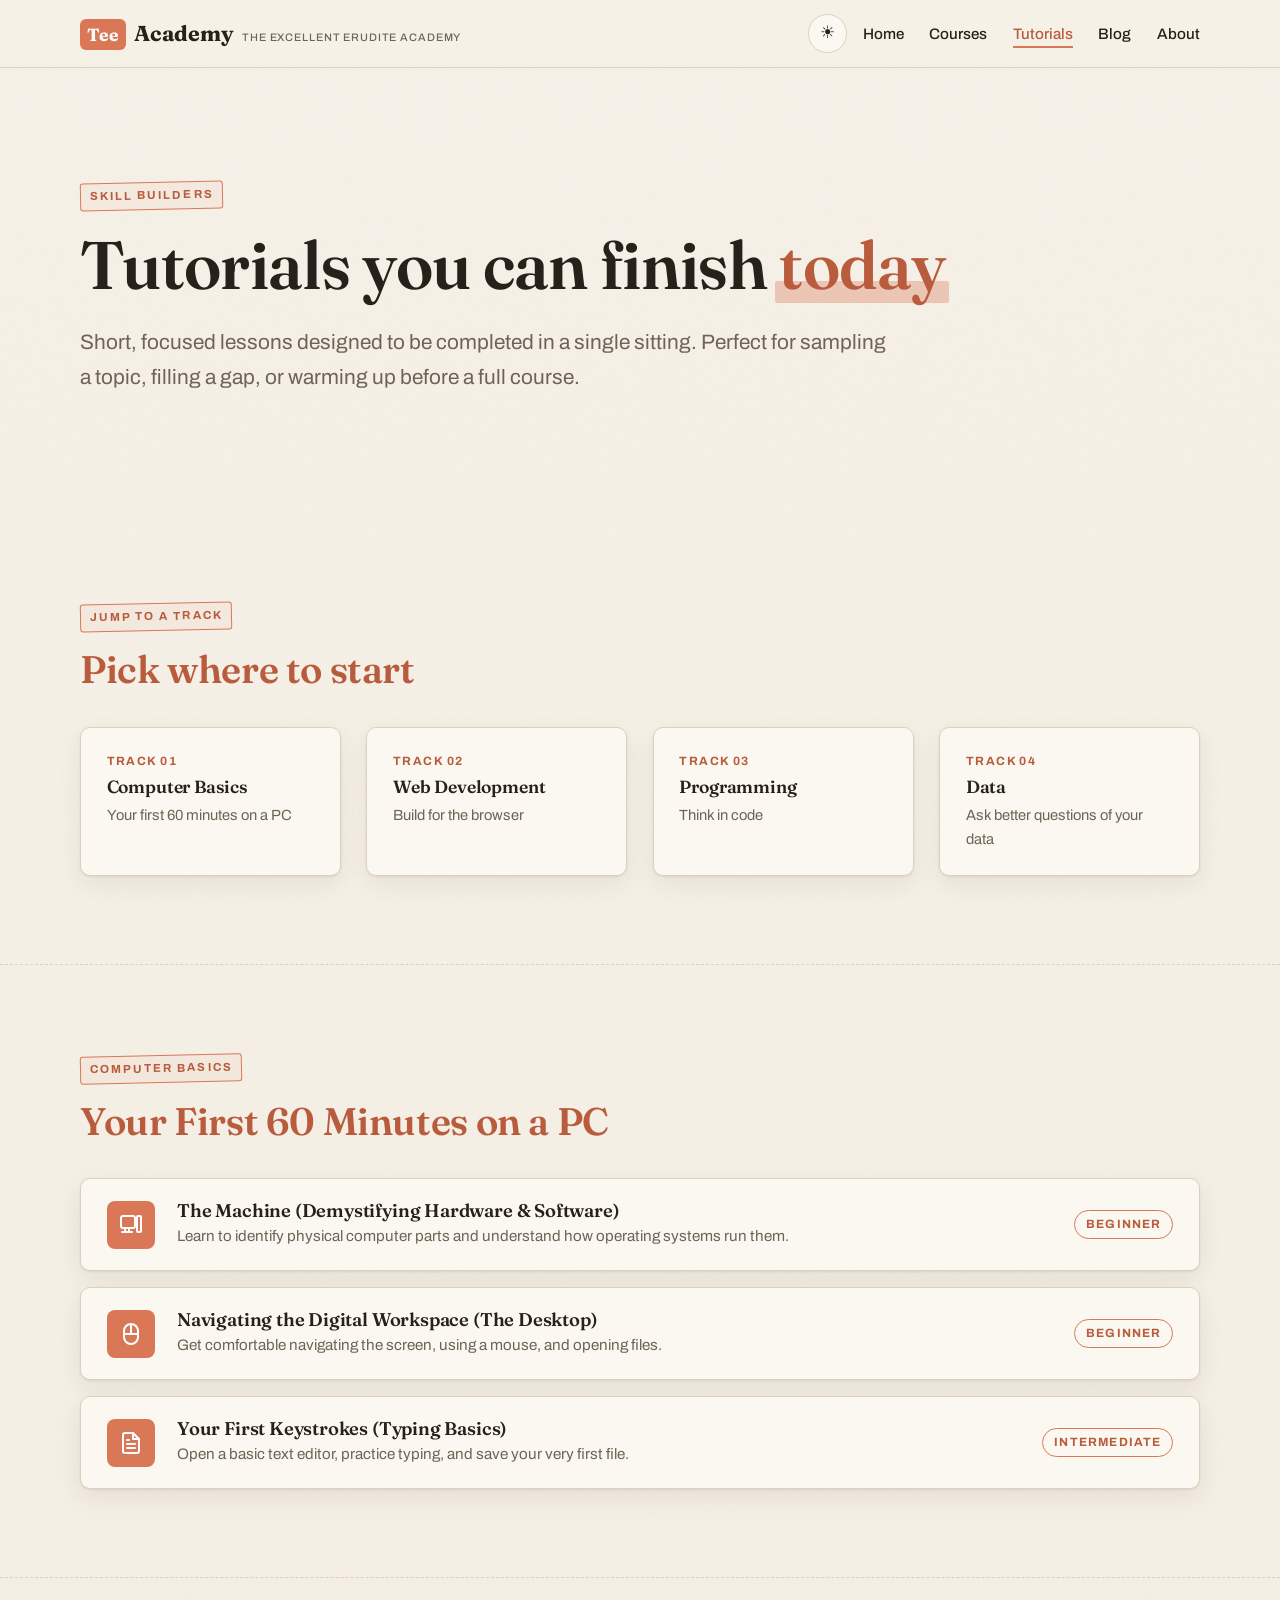
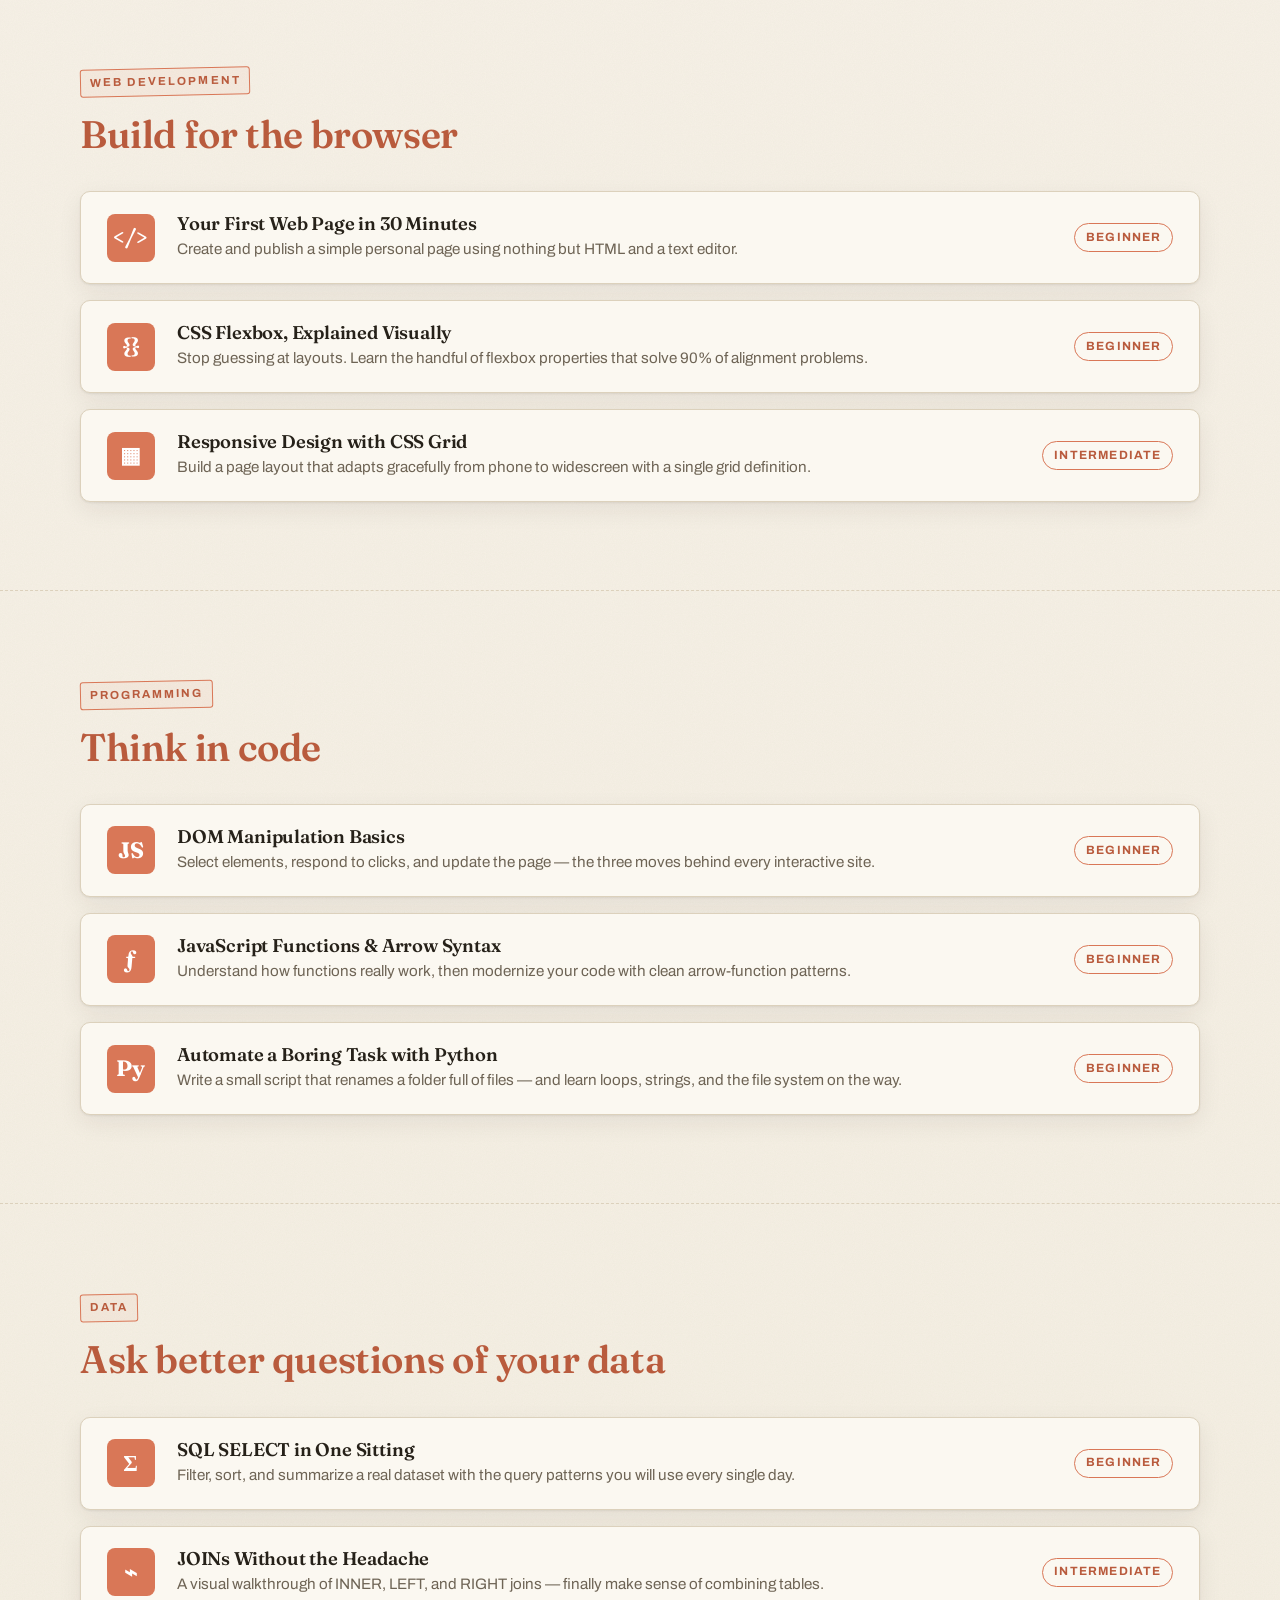
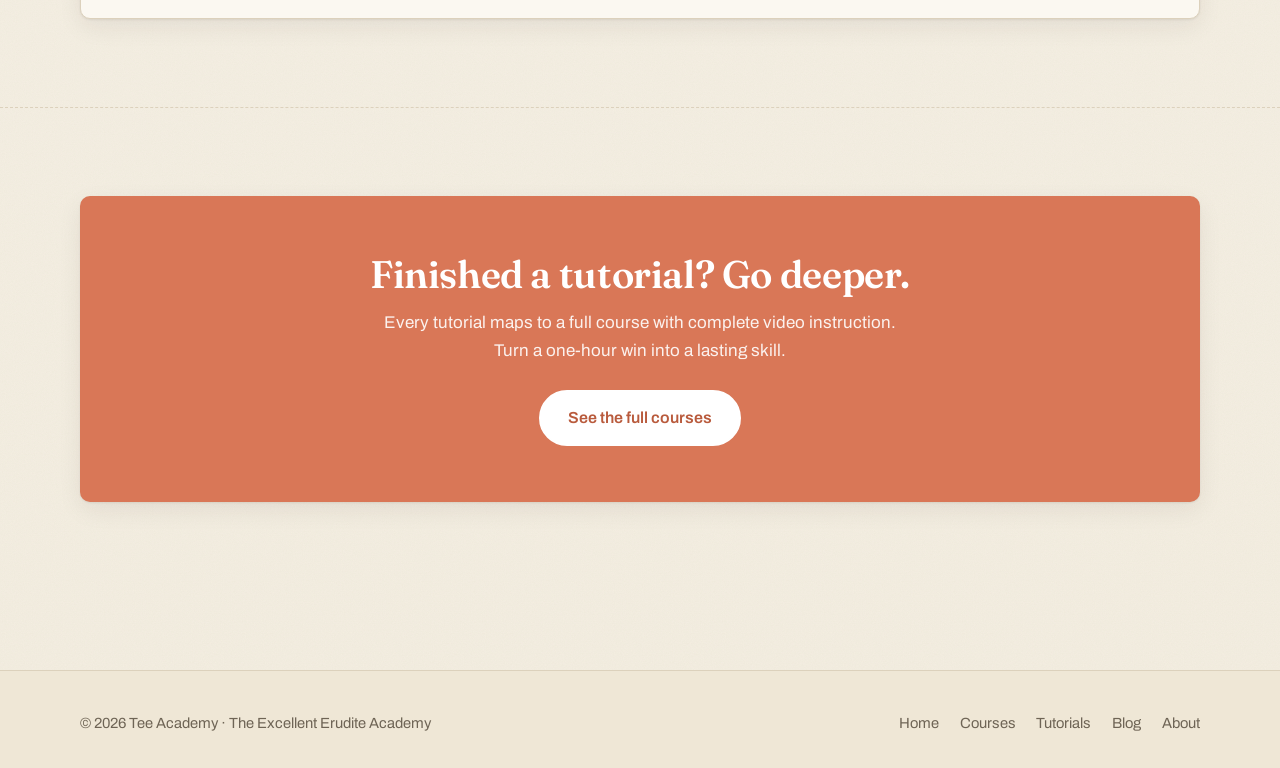
<file: tutorials.html>
<!DOCTYPE html>
<html lang="en">
<head>
  <meta charset="UTF-8" />
  <script>
    (function () {
      var saved = localStorage.getItem('tee-theme');
      var theme = saved || (window.matchMedia('(prefers-color-scheme: dark)').matches ? 'dark' : 'light');
      document.documentElement.setAttribute('data-theme', theme);
    })();
  </script>
  <link rel="icon" type="image/png" href="favicon.png" />
  <meta name="viewport" content="width=device-width, initial-scale=1.0" />
  <title>Tutorials — Tee Academy</title>
  <meta name="description" content="Bite-size tutorials from Tee Academy — practical skill builders in web development, programming, and data." />
  <link rel="preconnect" href="https://fonts.googleapis.com" />
  <link rel="preconnect" href="https://fonts.gstatic.com" crossorigin />
  <link href="https://fonts.googleapis.com/css2?family=Fraunces:opsz,wght@9..144,400;9..144,600;9..144,700&family=Archivo:wght@400;500;600;700&display=swap" rel="stylesheet" />
  <link rel="stylesheet" href="styles.css" />
</head>
<body>

  <header class="site-header">
    <div class="wrap nav">
      <a class="brand" href="index.html">
        <span class="tee">Tee</span> Academy
        <small>The Excellent Erudite Academy</small>
      </a>
      <button class="theme-toggle" onclick="toggleTheme()" aria-label="Toggle dark mode" title="Toggle dark mode">
        <span class="icon-light" aria-hidden="true">&#9728;</span>
        <span class="icon-dark" aria-hidden="true">&#9789;</span>
      </button>
      <button class="nav-toggle" aria-expanded="false" aria-controls="site-nav" onclick="toggleNav(this)">Menu ☰</button>
      <ul class="nav-links" id="site-nav">
        <li><a href="index.html">Home</a></li>
        <li><a href="courses.html">Courses</a></li>
        <li><a href="tutorials.html" aria-current="page">Tutorials</a></li>
        <li><a href="blog.html">Blog</a></li>
        <li><a href="about.html">About</a></li>
      </ul>
    </div>
  </header>

  <main>

    <section class="hero">
      <div class="wrap">
        <span class="stamp">Skill builders</span>
        <h1>Tutorials you can finish <span class="mark accent">today</span></h1>
        <p class="lede">Short, focused lessons designed to be completed in a single sitting. Perfect for sampling a topic, filling a gap, or warming up before a full course.</p>
      </div>
    </section>

    <section class="section topic-jump">
      <div class="wrap">
        <div class="section-head">
          <span class="stamp">Jump to a track</span>
          <h2>Pick where to start</h2>
        </div>
        <div class="grid topic-grid">
          <a class="topic-block" href="#computer-basics">
            <span class="meta">Track 01</span>
            <h3>Computer Basics</h3>
            <p>Your first 60 minutes on a PC</p>
          </a>
          <a class="topic-block" href="#web-development">
            <span class="meta">Track 02</span>
            <h3>Web Development</h3>
            <p>Build for the browser</p>
          </a>
          <a class="topic-block" href="#programming">
            <span class="meta">Track 03</span>
            <h3>Programming</h3>
            <p>Think in code</p>
          </a>
          <a class="topic-block" href="#data">
            <span class="meta">Track 04</span>
            <h3>Data</h3>
            <p>Ask better questions of your data</p>
          </a>
        </div>
      </div>
    </section>

    <section class="section" id="computer-basics">
      <div class="wrap">
        <div class="section-head">
          <span class="stamp">Computer Basics</span>
          <h2>Your First 60 Minutes on a PC</h2>
        </div>

        <article class="tutorial">
          <div class="tutorial-badge" aria-hidden="true">
            <svg xmlns="http://www.w3.org/2000/svg" width="24" height="24" viewBox="0 0 24 24" fill="none" stroke="currentColor" stroke-width="2" stroke-linecap="round" stroke-linejoin="round" style="display: block;">
              <rect x="2" height="12" width="14" y="3" rx="2" />
                <path d="M6 15v4" />
                <path d="M10 15v4" />
                <path d="M3 19h10" />
              <rect x="18" height="16" width="4" y="3" rx="1" />
            </svg>
          </div>
          <div>
            <h3>The Machine (Demystifying Hardware & Software)</h3>
            <p>Learn to identify physical computer parts and understand how operating systems run them.</p>
          </div>
          <span class="level">Beginner</span>
        </article>

        <article class="tutorial">
          <div class="tutorial-badge" aria-hidden="true">
            <svg xmlns="http://www.w3.org/2000/svg" width="24" height="24" viewBox="0 0 24 24" fill="none" stroke="currentColor" stroke-width="2" stroke-linecap="round" stroke-linejoin="round" style="display: block;">
              <rect x="5" y="2" width="14" height="20" rx="7" />
                <path d="M12 2v10" />
                <path d="M5 12h14" />
            </svg>
          </div>
          <div>
            <h3>Navigating the Digital Workspace (The Desktop)</h3>
            <p>Get comfortable navigating the screen, using a mouse, and opening files.</p>
          </div>
          <span class="level">Beginner</span>
        </article>

        <article class="tutorial">
          <div class="tutorial-badge" aria-hidden="true">
            <svg xmlns="http://www.w3.org/2000/svg" width="24" height="24" viewBox="0 0 24 24" fill="none" stroke="currentColor" stroke-width="2" stroke-linecap="round" stroke-linejoin="round" style="display: block;">
              <path d="M14 2H6a2 2 0 0 0-2 2v16a2 2 0 0 0 2 2h12a2 2 0 0 0 2-2V8z" />
              <polyline points="14 2 14 8 20 8" />
              <line x1="16" y1="13" x2="8" y2="13" />
              <line x1="16" y1="17" x2="8" y2="17" />
              <polyline points="10 9 9 9 8 9" />
            </svg>
          </div>
          <div>
            <h3>Your First Keystrokes (Typing Basics)</h3>
            <p>Open a basic text editor, practice typing, and save your very first file.</p>
          </div>
          <span class="level">Intermediate</span>
        </article>
      </div>
    </section>
    
    <section class="section" id="web-development">
      <div class="wrap">
        <div class="section-head">
          <span class="stamp">Web development</span>
          <h2>Build for the browser</h2>
        </div>

        <article class="tutorial">
          <div class="tutorial-badge" aria-hidden="true">&lt;/&gt;</div>
          <div>
            <h3>Your First Web Page in 30 Minutes</h3>
            <p>Create and publish a simple personal page using nothing but HTML and a text editor.</p>
          </div>
          <span class="level">Beginner</span>
        </article>

        <article class="tutorial">
          <div class="tutorial-badge" aria-hidden="true">{}</div>
          <div>
            <h3>CSS Flexbox, Explained Visually</h3>
            <p>Stop guessing at layouts. Learn the handful of flexbox properties that solve 90% of alignment problems.</p>
          </div>
          <span class="level">Beginner</span>
        </article>

        <article class="tutorial">
          <div class="tutorial-badge" aria-hidden="true">▦</div>
          <div>
            <h3>Responsive Design with CSS Grid</h3>
            <p>Build a page layout that adapts gracefully from phone to widescreen with a single grid definition.</p>
          </div>
          <span class="level">Intermediate</span>
        </article>
      </div>
    </section>

    <section class="section" id="programming">
      <div class="wrap">
        <div class="section-head">
          <span class="stamp">Programming</span>
          <h2>Think in code</h2>
        </div>

        <article class="tutorial">
          <div class="tutorial-badge" aria-hidden="true">JS</div>
          <div>
            <h3>DOM Manipulation Basics</h3>
            <p>Select elements, respond to clicks, and update the page — the three moves behind every interactive site.</p>
          </div>
          <span class="level">Beginner</span>
        </article>

        <article class="tutorial">
          <div class="tutorial-badge" aria-hidden="true">ƒ</div>
          <div>
            <h3>JavaScript Functions &amp; Arrow Syntax</h3>
            <p>Understand how functions really work, then modernize your code with clean arrow-function patterns.</p>
          </div>
          <span class="level">Beginner</span>
        </article>

        <article class="tutorial">
          <div class="tutorial-badge" aria-hidden="true">Py</div>
          <div>
            <h3>Automate a Boring Task with Python</h3>
            <p>Write a small script that renames a folder full of files — and learn loops, strings, and the file system on the way.</p>
          </div>
          <span class="level">Beginner</span>
        </article>
      </div>
    </section>

    <section class="section" id="data">
      <div class="wrap">
        <div class="section-head">
          <span class="stamp">Data</span>
          <h2>Ask better questions of your data</h2>
        </div>

        <article class="tutorial">
          <div class="tutorial-badge" aria-hidden="true">Σ</div>
          <div>
            <h3>SQL SELECT in One Sitting</h3>
            <p>Filter, sort, and summarize a real dataset with the query patterns you will use every single day.</p>
          </div>
          <span class="level">Beginner</span>
        </article>

        <article class="tutorial">
          <div class="tutorial-badge" aria-hidden="true">⌁</div>
          <div>
            <h3>JOINs Without the Headache</h3>
            <p>A visual walkthrough of INNER, LEFT, and RIGHT joins — finally make sense of combining tables.</p>
          </div>
          <span class="level">Intermediate</span>
        </article>
      </div>
    </section>

    <section class="section">
      <div class="wrap">
        <div class="cta-band">
          <h2>Finished a tutorial? Go deeper.</h2>
          <p>Every tutorial maps to a full course with complete video instruction. Turn a one-hour win into a lasting skill.</p>
          <a class="btn" href="courses.html">See the full courses</a>
        </div>
      </div>
    </section>

  </main>

  <footer class="site-footer">
    <div class="wrap footer-grid">
      <span>© 2026 Tee Academy · The Excellent Erudite Academy</span>
      <nav aria-label="Footer">
        <a href="index.html">Home</a>
        <a href="courses.html">Courses</a>
        <a href="tutorials.html">Tutorials</a>
        <a href="blog.html">Blog</a>
        <a href="about.html">About</a>
      </nav>
    </div>
  </footer>

  <script>
    function toggleNav(btn) {
      var nav = document.getElementById('site-nav');
      var open = nav.classList.toggle('open');
      btn.setAttribute('aria-expanded', open);
    }

    function toggleTheme() {
      var root = document.documentElement;
      var next = root.getAttribute('data-theme') === 'dark' ? 'light' : 'dark';
      root.setAttribute('data-theme', next);
      localStorage.setItem('tee-theme', next);
    }
  </script>
</body>
</html>
</file>
<file: styles.css>
/* ============================================================
   TEE ACADEMY — The Excellent Erudite Academy
   Shared stylesheet · paper texture · Anthropic orange accents
   ============================================================ */

:root {
  --paper: #F6F1E7;
  --paper-deep: #EFE7D6;
  --card: #FBF8F1;
  --ink: #262119;
  --ink-soft: #6E6455;
  --orange: #D97757;        /* Anthropic signature orange */
  --orange-deep: #B95B3D;
  --rule: #DCD1BC;
  --shadow: 0 1px 2px rgba(38, 33, 25, 0.08), 0 8px 24px rgba(38, 33, 25, 0.07);
  --radius: 10px;
  --font-display: "Fraunces", Georgia, serif;
  --font-body: "Archivo", "Helvetica Neue", Arial, sans-serif;
  --measure: 68ch;
}

/* ---------- Dark theme ----------
   Same retro-tech/paper-texture system, re-tuned for a dark surface.
   Orange gets a touch brighter/lighter so it still pops on dark ink. */
:root[data-theme="dark"] {
  --paper: #1B1712;
  --paper-deep: #14110D;
  --card: #24201A;
  --ink: #F2EAD9;
  --ink-soft: #B6A990;
  --orange: #E2916A;
  --orange-deep: #F0A97D;
  --rule: #3C3327;
  --shadow: 0 1px 2px rgba(0, 0, 0, 0.35), 0 8px 24px rgba(0, 0, 0, 0.35);
}

* { box-sizing: border-box; margin: 0; padding: 0; }

html { scroll-behavior: smooth; }

@media (prefers-reduced-motion: reduce) {
  html { scroll-behavior: auto; }
  *, *::before, *::after { animation: none !important; transition: none !important; }
}

body {
  font-family: var(--font-body);
  font-size: 1.0625rem;
  line-height: 1.65;
  color: var(--ink);
  background-color: var(--paper);
  /* Paper-fiber texture: layered SVG grain over a warm gradient */
  background-image:
    url("data:image/svg+xml,%3Csvg xmlns='http://www.w3.org/2000/svg' width='240' height='240'%3E%3Cfilter id='p'%3E%3CfeTurbulence type='fractalNoise' baseFrequency='0.9' numOctaves='2' stitchTiles='stitch'/%3E%3CfeColorMatrix values='0 0 0 0 0.35 0 0 0 0 0.30 0 0 0 0 0.22 0 0 0 0.06 0'/%3E%3C/filter%3E%3Crect width='100%25' height='100%25' filter='url(%23p)'/%3E%3C/svg%3E"),
    linear-gradient(180deg, #F8F3EA 0%, #F4EEE1 100%);
  transition: background-color 0.25s ease, color 0.25s ease;
}

:root[data-theme="dark"] body {
  background-image:
    url("data:image/svg+xml,%3Csvg xmlns='http://www.w3.org/2000/svg' width='240' height='240'%3E%3Cfilter id='p'%3E%3CfeTurbulence type='fractalNoise' baseFrequency='0.9' numOctaves='2' stitchTiles='stitch'/%3E%3CfeColorMatrix values='0 0 0 0 1 0 0 0 0 0.95 0 0 0 0 0.85 0 0 0 0.045 0'/%3E%3C/filter%3E%3Crect width='100%25' height='100%25' filter='url(%23p)'/%3E%3C/svg%3E"),
    linear-gradient(180deg, #1D1913 0%, #161209 100%);
}

img, iframe { max-width: 100%; }

a { color: var(--orange-deep); text-decoration-thickness: 1px; text-underline-offset: 3px; }
a:hover { color: var(--orange); }

:focus-visible {
  outline: 3px solid var(--orange);
  outline-offset: 3px;
  border-radius: 2px;
}

.wrap {
  width: min(1120px, 92%);
  margin-inline: auto;
}

/* ---------- Typography ---------- */

h1, h2, h3 {
  font-family: var(--font-display);
  font-weight: 600;
  line-height: 1.15;
  color: var(--ink);
  letter-spacing: -0.01em;
}

h1 { font-size: clamp(2.4rem, 6vw, 4.2rem); }
h2 { font-size: clamp(1.7rem, 3.5vw, 2.4rem); color: var(--orange-deep); }
h3 { font-size: 1.25rem; }

.lede {
  font-size: clamp(1.1rem, 2vw, 1.3rem);
  color: var(--ink-soft);
  max-width: var(--measure);
}

/* Catalog-stamp eyebrow — the site's recurring motif */
.stamp {
  display: inline-block;
  font-size: 0.72rem;
  font-weight: 700;
  letter-spacing: 0.18em;
  text-transform: uppercase;
  color: var(--orange-deep);
  border: 1.5px solid var(--orange);
  border-radius: 3px;
  padding: 0.3em 0.75em;
  transform: rotate(-1.2deg);
  background: rgba(217, 119, 87, 0.06);
  margin-bottom: 1rem;
}

/* Marker underline for a single highlighted word */
.mark {
  position: relative;
  white-space: nowrap;
}
.mark::after {
  content: "";
  position: absolute;
  left: -0.06em; right: -0.06em; bottom: 0.04em;
  height: 0.32em;
  background: var(--orange);
  opacity: 0.35;
  border-radius: 2px;
  z-index: -1;
}

/* ---------- Header & navigation ---------- */

.site-header {
  position: sticky;
  top: 0;
  z-index: 50;
  background: rgba(246, 241, 231, 0.92);
  backdrop-filter: blur(6px);
  border-bottom: 1px solid var(--rule);
  transition: background-color 0.25s ease, border-color 0.25s ease;
}

:root[data-theme="dark"] .site-header {
  background: rgba(27, 23, 18, 0.92);
}

.nav {
  display: flex;
  align-items: center;
  justify-content: space-between;
  gap: 1rem;
  padding: 0.9rem 0;
}

.brand {
  font-family: var(--font-display);
  font-size: 1.35rem;
  font-weight: 700;
  color: var(--ink);
  text-decoration: none;
  display: flex;
  align-items: baseline;
  gap: 0.5rem;
  margin-right: auto;
}
.brand .tee {
  color: #fff;
  background: var(--orange);
  border-radius: 6px;
  padding: 0.05em 0.4em;
  font-size: 1.1rem;
}
.brand small {
  font-family: var(--font-body);
  font-size: 0.68rem;
  font-weight: 500;
  letter-spacing: 0.08em;
  text-transform: uppercase;
  color: var(--ink-soft);
}

.nav-links {
  display: flex;
  align-items: center;
  gap: 1.6rem;
  list-style: none;
}
.nav-links a {
  font-size: 0.95rem;
  font-weight: 500;
  color: var(--ink);
  text-decoration: none;
  padding: 0.25rem 0;
  border-bottom: 2px solid transparent;
}
.nav-links a:hover { color: var(--orange-deep); }
.nav-links a[aria-current="page"] {
  color: var(--orange-deep);
  border-bottom-color: var(--orange);
}

.nav-toggle {
  display: none;
  background: none;
  border: 1.5px solid var(--rule);
  border-radius: 8px;
  padding: 0.45rem 0.7rem;
  font: inherit;
  font-size: 0.9rem;
  color: var(--ink);
  cursor: pointer;
}

/* ---------- Theme toggle ---------- */

.theme-toggle {
  display: inline-flex;
  align-items: center;
  justify-content: center;
  flex-shrink: 0;
  width: 2.4rem;
  height: 2.4rem;
  border-radius: 50%;
  border: 1.5px solid var(--rule);
  background: var(--card);
  color: var(--ink);
  font-size: 1.05rem;
  line-height: 1;
  cursor: pointer;
  transition: border-color 0.2s ease, transform 0.3s ease, background-color 0.2s ease;
}
.theme-toggle:hover {
  border-color: var(--orange);
  transform: rotate(20deg);
}
.theme-toggle .icon-dark { display: none; }
:root[data-theme="dark"] .theme-toggle .icon-light { display: none; }
:root[data-theme="dark"] .theme-toggle .icon-dark { display: inline; }

/* ---------- Buttons ---------- */

.btn {
  display: inline-block;
  font-family: var(--font-body);
  font-weight: 600;
  font-size: 1rem;
  text-decoration: none;
  border-radius: 999px;
  padding: 0.8em 1.7em;
  border: 2px solid var(--orange);
  transition: transform 0.15s ease, background-color 0.15s ease, color 0.15s ease;
  cursor: pointer;
}
.btn-solid { background: var(--orange); color: #fff; }
.btn-solid:hover { background: var(--orange-deep); border-color: var(--orange-deep); color: #fff; transform: translateY(-2px); }
.btn-ghost { background: transparent; color: var(--orange-deep); }
.btn-ghost:hover { background: rgba(217, 119, 87, 0.1); transform: translateY(-2px); }

/* ---------- Anchor-jump offset ----------
   Keeps in-page anchor targets clear of the sticky header. */
section[id] {
  scroll-margin-top: 5.5rem;
}

/* ---------- Sections ---------- */

.section { padding: clamp(3rem, 7vw, 5.5rem) 0; }
.section + .section { border-top: 1px dashed var(--rule); }
.section-head { max-width: var(--measure); margin-bottom: 2.2rem; }
.section-head p { color: var(--ink-soft); margin-top: 0.6rem; }

/* ---------- Hero ---------- */

.hero { padding: clamp(3.5rem, 9vw, 7rem) 0 clamp(3rem, 7vw, 5.5rem); }
.hero-grid {
  display: grid;
  grid-template-columns: 1.2fr 0.8fr;
  gap: clamp(2rem, 5vw, 4rem);
  align-items: center;
}
.hero h1 span.accent { color: var(--orange-deep); }
.hero .lede { margin: 1.4rem 0 2rem; }
.hero-actions { display: flex; flex-wrap: wrap; gap: 1rem; }

/* Index-card figure in the hero */
.index-card {
  background: var(--card);
  border: 1px solid var(--rule);
  border-radius: var(--radius);
  box-shadow: var(--shadow);
  padding: 1.6rem 1.8rem;
  transform: rotate(1.5deg);
  background-image: repeating-linear-gradient(
    to bottom,
    transparent 0 1.9rem,
    rgba(217, 119, 87, 0.18) 1.9rem calc(1.9rem + 1px)
  );
}
.index-card h3 {
  font-family: var(--font-display);
  color: var(--orange-deep);
  border-bottom: 2px solid var(--orange);
  padding-bottom: 0.4rem;
  margin-bottom: 0.9rem;
}
.index-card ul { list-style: none; }
.index-card li {
  line-height: 1.9rem;
  color: var(--ink-soft);
  font-size: 0.98rem;
}
.index-card li strong { color: var(--ink); }

/* ---------- Card grids ---------- */

.grid {
  display: grid;
  gap: 1.6rem;
  grid-template-columns: repeat(3, 1fr);
}
.grid-2 { grid-template-columns: repeat(2, 1fr); }

.card {
  background: var(--card);
  border: 1px solid var(--rule);
  border-radius: var(--radius);
  box-shadow: var(--shadow);
  padding: 1.7rem;
  display: flex;
  flex-direction: column;
  gap: 0.7rem;
  transition: background-color 0.25s ease, border-color 0.25s ease;
}
.card h3 { color: var(--ink); }
.card p { color: var(--ink-soft); font-size: 0.98rem; flex-grow: 1; }
.card .meta {
  font-size: 0.75rem;
  font-weight: 700;
  letter-spacing: 0.12em;
  text-transform: uppercase;
  color: var(--orange-deep);
}
.card a.card-link { font-weight: 600; font-size: 0.95rem; }

/* ---------- Courses / video embeds ---------- */

.course {
  display: grid;
  grid-template-columns: 1fr 1fr;
  gap: clamp(1.5rem, 4vw, 3rem);
  align-items: center;
  padding: 2.4rem 0;
}
.course + .course { border-top: 1px dashed var(--rule); }
.course:nth-child(even) .course-media { order: 2; }

.video-frame {
  position: relative;
  width: 100%;
  aspect-ratio: 16 / 9;
  background: var(--paper-deep);
  border: 1px solid var(--rule);
  border-radius: var(--radius);
  overflow: hidden;
  box-shadow: var(--shadow);
}
.video-frame iframe {
  position: absolute;
  inset: 0;
  width: 100%;
  height: 100%;
  border: 0;
}

.course-body h3 { font-size: 1.5rem; margin: 0.5rem 0 0.7rem; }
.course-body p { color: var(--ink-soft); margin-bottom: 1.1rem; }
.course-facts {
  list-style: none;
  display: flex;
  flex-wrap: wrap;
  gap: 0.5rem 1.4rem;
  font-size: 0.85rem;
  color: var(--ink-soft);
  margin-bottom: 1.3rem;
}
.course-facts li::before { content: "▸ "; color: var(--orange); }

/* ---------- Tutorials list ---------- */

.tutorial {
  display: grid;
  grid-template-columns: auto 1fr auto;
  gap: 1.4rem;
  align-items: center;
  background: var(--card);
  border: 1px solid var(--rule);
  border-radius: var(--radius);
  padding: 1.3rem 1.6rem;
  box-shadow: var(--shadow);
}
.tutorial + .tutorial { margin-top: 1rem; }
.tutorial-badge {
  font-family: var(--font-display);
  font-size: 1.4rem;
  font-weight: 700;
  color: #fff;
  background: var(--orange);
  border-radius: 8px;
  width: 3rem;
  height: 3rem;
  display: grid;
  place-items: center;
}
.tutorial h3 { font-size: 1.15rem; }
.tutorial p { color: var(--ink-soft); font-size: 0.95rem; margin-top: 0.2rem; }
.tutorial .level {
  font-size: 0.75rem;
  font-weight: 700;
  letter-spacing: 0.1em;
  text-transform: uppercase;
  color: var(--orange-deep);
  border: 1.5px solid var(--orange);
  border-radius: 999px;
  padding: 0.3em 0.9em;
  white-space: nowrap;
}

/* ---------- Quick-jump topic blocks ---------- */

.topic-grid {
  grid-template-columns: repeat(4, 1fr);
}

.topic-block {
  display: flex;
  flex-direction: column;
  gap: 0.35rem;
  background: var(--card);
  border: 1px solid var(--rule);
  border-radius: var(--radius);
  box-shadow: var(--shadow);
  padding: 1.5rem 1.6rem;
  text-decoration: none;
  color: var(--ink);
  transition: transform 0.15s ease, border-color 0.15s ease, background-color 0.2s ease;
}
.topic-block:hover {
  transform: translateY(-3px);
  border-color: var(--orange);
}
.topic-block:focus-visible {
  transform: translateY(-3px);
}
.topic-block .meta {
  font-size: 0.75rem;
  font-weight: 700;
  letter-spacing: 0.12em;
  text-transform: uppercase;
  color: var(--orange-deep);
}
.topic-block h3 { font-size: 1.1rem; }
.topic-block p { color: var(--ink-soft); font-size: 0.92rem; }

@media (max-width: 900px) {
  .topic-grid { grid-template-columns: repeat(2, 1fr); }
}
@media (max-width: 640px) {
  .topic-grid { grid-template-columns: 1fr; }
}

/* ---------- Blog ---------- */

.post {
  background: var(--card);
  border: 1px solid var(--rule);
  border-radius: var(--radius);
  box-shadow: var(--shadow);
  padding: 1.8rem;
}
.post .date {
  font-size: 0.8rem;
  letter-spacing: 0.1em;
  text-transform: uppercase;
  color: var(--ink-soft);
}
.post h3 { margin: 0.5rem 0 0.6rem; }
.post h3 a { color: var(--ink); text-decoration: none; }
.post h3 a:hover { color: var(--orange-deep); }
.post p { color: var(--ink-soft); font-size: 0.98rem; }
.post .tags { margin-top: 1rem; display: flex; flex-wrap: wrap; gap: 0.5rem; }
.post .tags span {
  font-size: 0.75rem;
  font-weight: 600;
  color: var(--orange-deep);
  background: rgba(217, 119, 87, 0.1);
  border-radius: 999px;
  padding: 0.25em 0.85em;
}

/* ---------- About ---------- */

.prose { max-width: var(--measure); }
.prose p + p { margin-top: 1.1rem; }
.prose blockquote {
  margin: 1.8rem 0;
  padding: 1rem 1.6rem;
  border-left: 4px solid var(--orange);
  background: rgba(217, 119, 87, 0.07);
  border-radius: 0 var(--radius) var(--radius) 0;
  font-family: var(--font-display);
  font-size: 1.2rem;
  color: var(--ink);
}

.values { margin-top: 2.5rem; }

/* ---------- Call-to-action band ---------- */

.cta-band {
  background: var(--orange);
  color: #fff;
  border-radius: var(--radius);
  padding: clamp(2rem, 5vw, 3.5rem);
  text-align: center;
  box-shadow: var(--shadow);
}
.cta-band h2 { color: #fff; }
.cta-band p { margin: 0.8rem auto 1.6rem; max-width: 52ch; color: rgba(255, 255, 255, 0.9); }
.cta-band .btn { background: #fff; color: var(--orange-deep); border-color: #fff; }
.cta-band .btn:hover { background: var(--paper); }

/* ---------- Footer ---------- */

.site-footer {
  margin-top: clamp(3rem, 7vw, 5rem);
  border-top: 1px solid var(--rule);
  background: var(--paper-deep);
  padding: 2.5rem 0 2rem;
  font-size: 0.92rem;
  color: var(--ink-soft);
}
.footer-grid {
  display: flex;
  flex-wrap: wrap;
  justify-content: space-between;
  gap: 1.5rem;
  align-items: center;
}
.footer-grid nav { display: flex; flex-wrap: wrap; gap: 1.3rem; }
.footer-grid a { color: var(--ink-soft); text-decoration: none; }
.footer-grid a:hover { color: var(--orange-deep); }

/* ---------- Responsive ---------- */

@media (max-width: 900px) {
  .grid { grid-template-columns: repeat(2, 1fr); }
  .hero-grid { grid-template-columns: 1fr; }
  .index-card { transform: rotate(0.8deg); max-width: 480px; }
  .course,
  .course:nth-child(even) { grid-template-columns: 1fr; }
  .course:nth-child(even) .course-media { order: 0; }
}

@media (max-width: 640px) {
  .grid, .grid-2 { grid-template-columns: 1fr; }

  .nav-toggle { display: inline-block; }
  .nav { flex-wrap: wrap; }
  .nav-links {
    display: none;
    width: 100%;
    flex-direction: column;
    align-items: flex-start;
    gap: 0.2rem;
    padding: 0.6rem 0 1rem;
    border-top: 1px dashed var(--rule);
    margin-top: 0.7rem;
  }
  .nav-links.open { display: flex; }
  .nav-links a { display: block; padding: 0.55rem 0; width: 100%; }

  .tutorial { grid-template-columns: auto 1fr; }
  .tutorial .level { grid-column: 2; justify-self: start; }

  .brand small { display: none; }

  .nav { gap: 0.6rem; }
  .theme-toggle { width: 2.2rem; height: 2.2rem; font-size: 0.95rem; }
}
</file>
